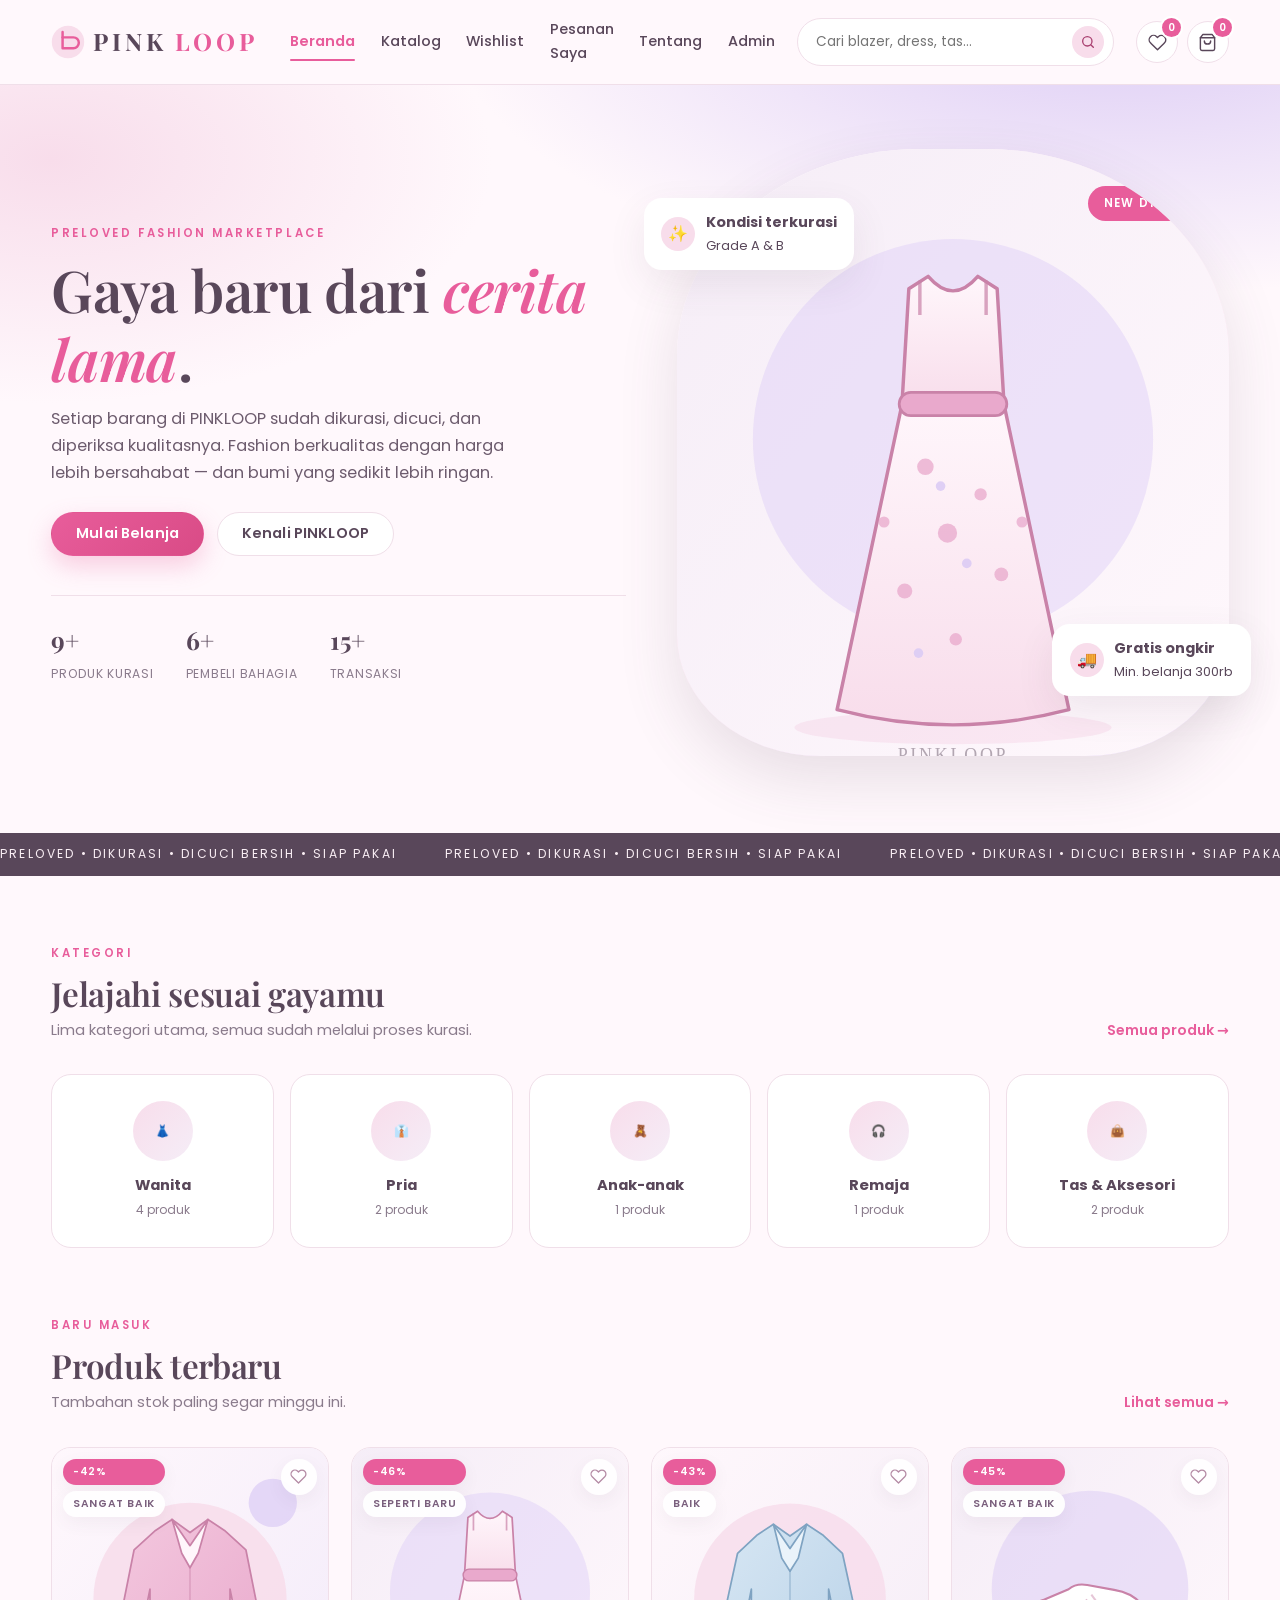
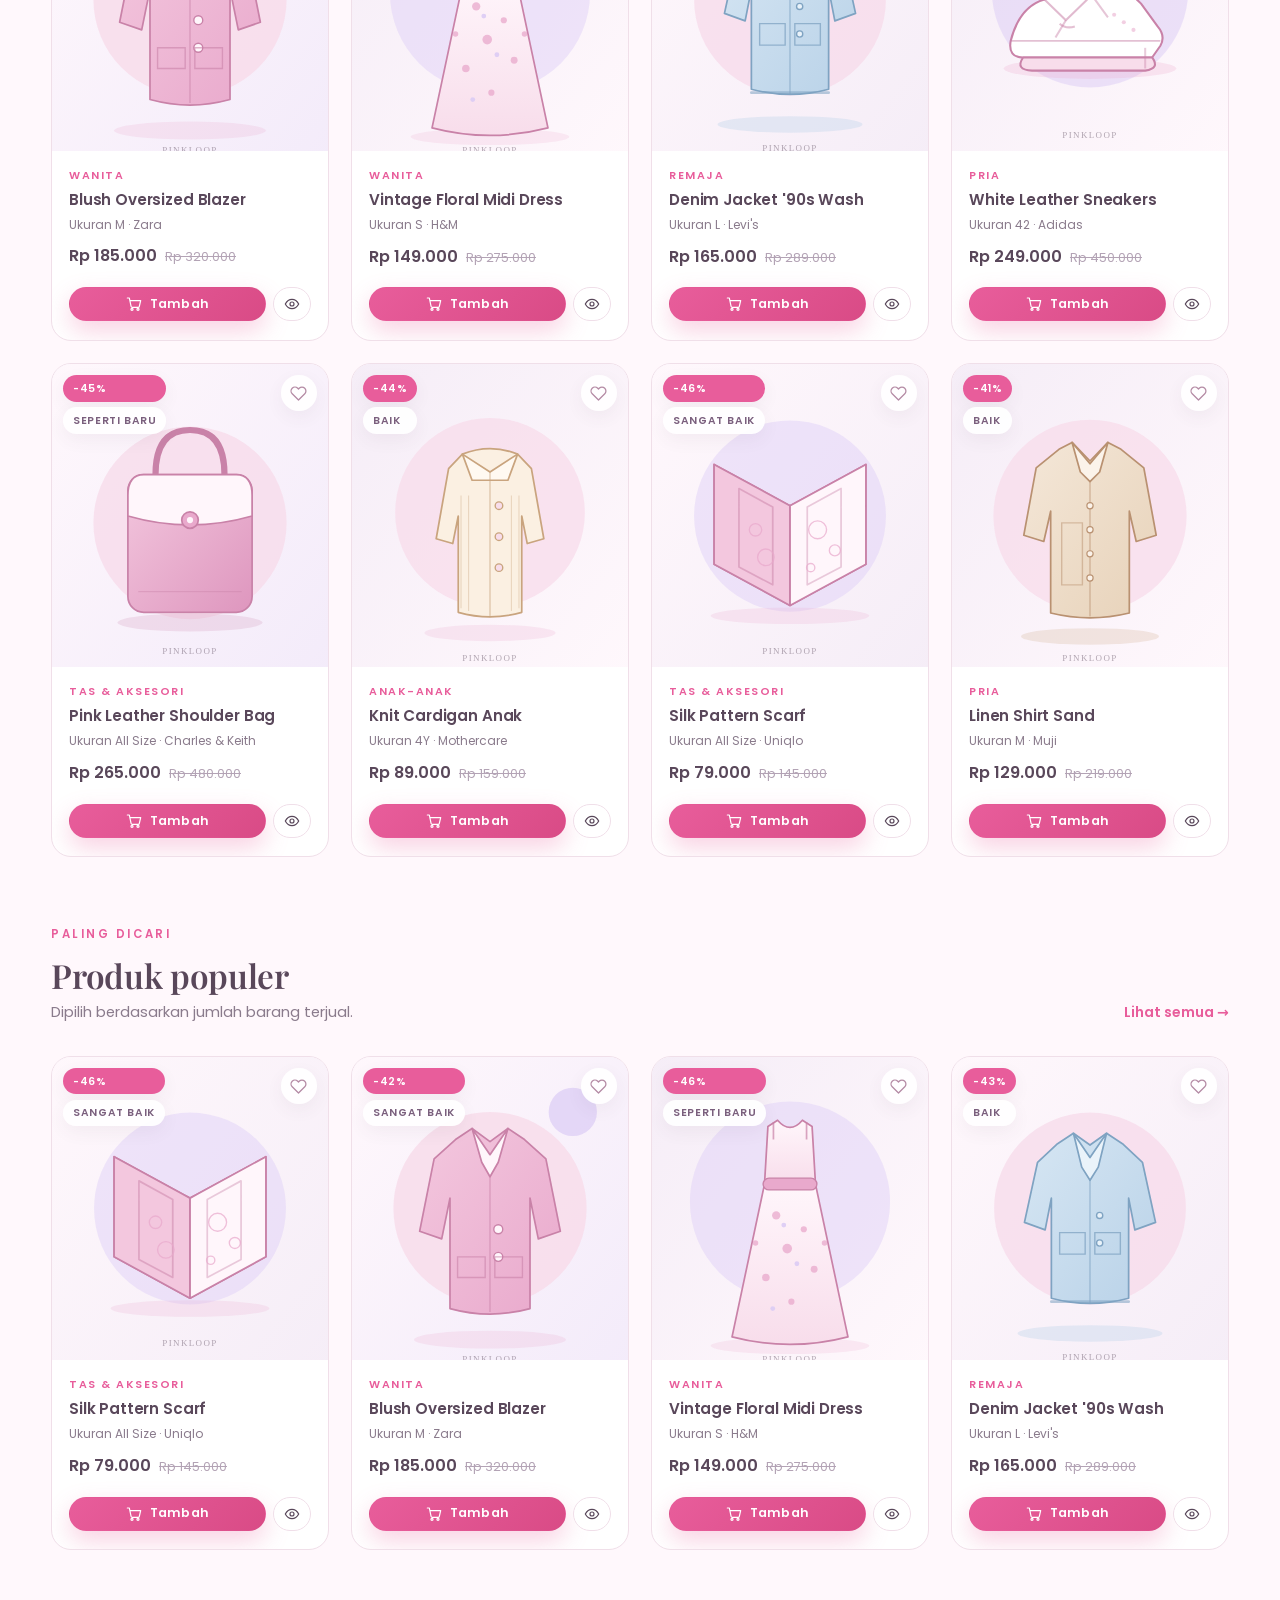
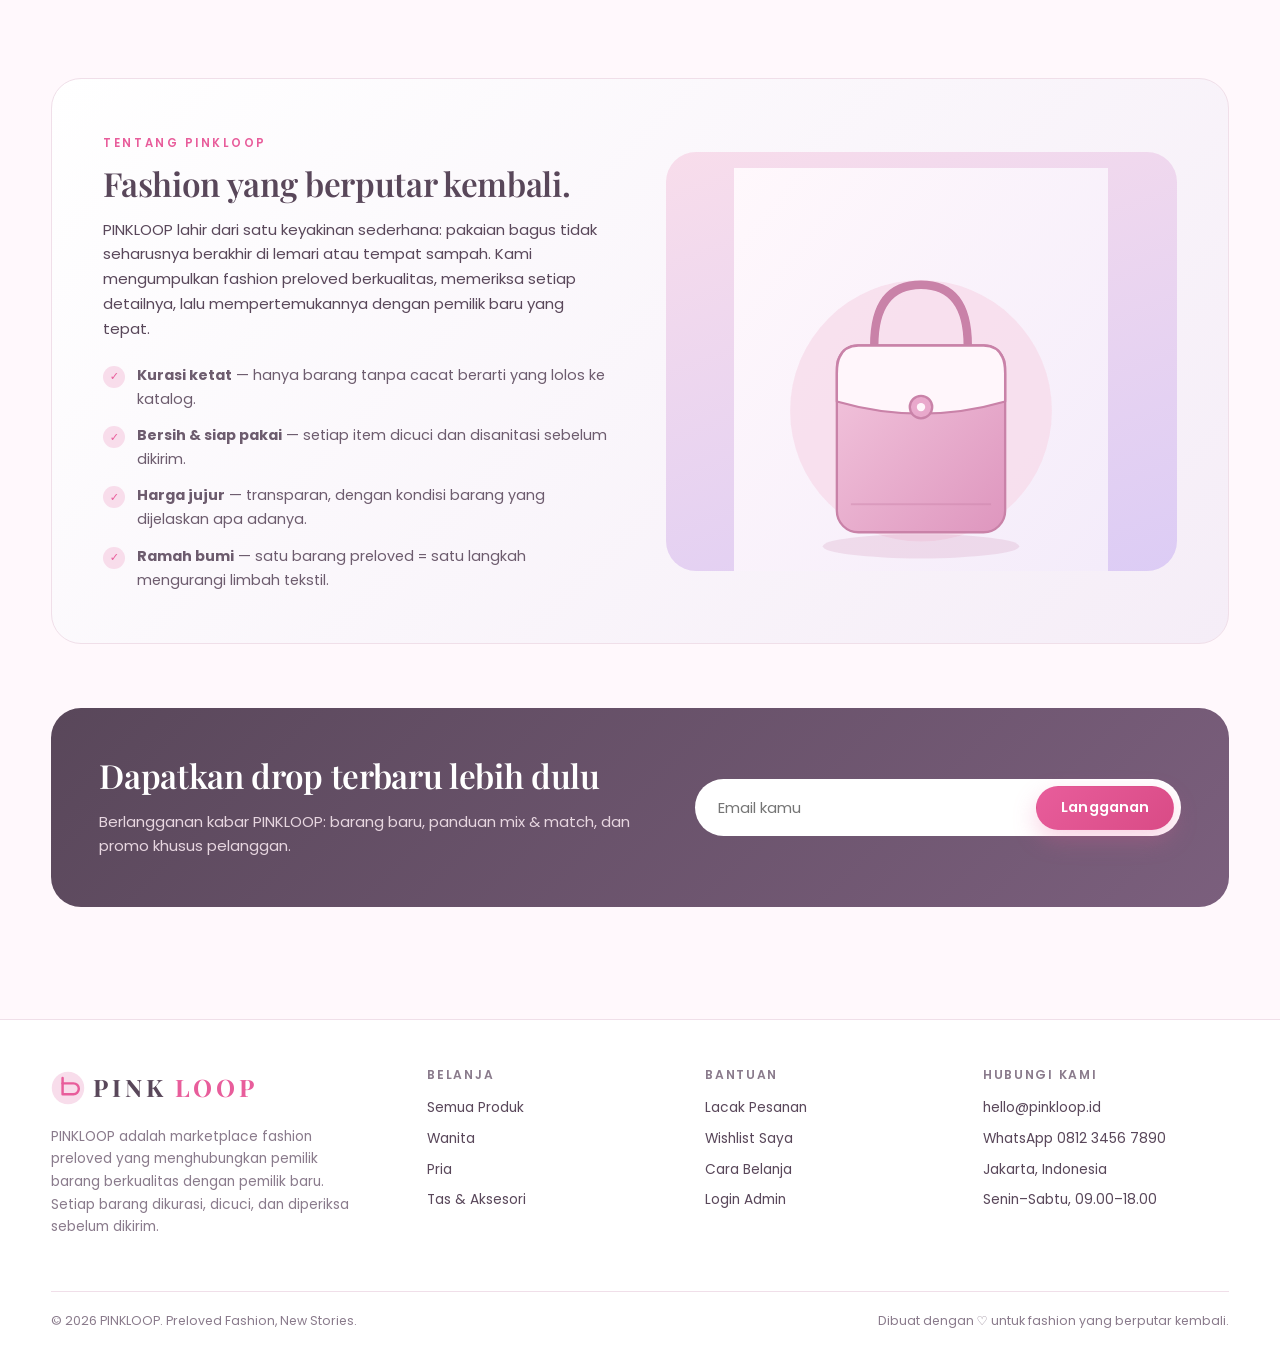
<file: index.html>
<!DOCTYPE html>
<html lang="id">
<head>
  <meta charset="UTF-8">
  <meta name="viewport" content="width=device-width, initial-scale=1">
  <title>PINKLOOP – Preloved Fashion, New Stories.</title>
  <meta name="description" content="PINKLOOP adalah marketplace fashion preloved pilihan. Temukan blazer, dress, tas, dan aksesori berkualitas dengan harga bersahabat.">
  <link rel="preconnect" href="https://fonts.googleapis.com">
  <link rel="preconnect" href="https://fonts.gstatic.com" crossorigin>
  <link href="https://fonts.googleapis.com/css2?family=Playfair+Display:ital,wght@0,500;0,600;0,700;1,600&family=Poppins:wght@300;400;500;600&display=swap" rel="stylesheet">
  <link rel="stylesheet" href="/assets/css/style.css">
  <link rel="icon" href="/assets/img/placeholder.svg">
</head>
<body>
  <header id="site-header"></header>

  <main>
    <section class="hero">
      <div class="container hero-grid">
        <div class="hero-copy">
          <span class="eyebrow">Preloved Fashion Marketplace</span>
          <h1>Gaya baru dari <em>cerita lama</em>.</h1>
          <p>Setiap barang di PINKLOOP sudah dikurasi, dicuci, dan diperiksa kualitasnya. Fashion berkualitas dengan harga lebih bersahabat — dan bumi yang sedikit lebih ringan.</p>
          <div class="hero-cta">
            <a class="btn btn-primary" href="/catalog.html">Mulai Belanja</a>
            <a class="btn btn-ghost" href="#tentang">Kenali PINKLOOP</a>
          </div>
          <div class="hero-stats">
            <div><strong data-stat="products">0</strong><span>Produk kurasi</span></div>
            <div><strong data-stat="customers">0</strong><span>Pembeli bahagia</span></div>
            <div><strong data-stat="orders">0</strong><span>Transaksi</span></div>
          </div>
        </div>
        <div class="hero-visual">
          <div class="hero-frame">
            <img src="/assets/img/dress.svg" alt="Ilustrasi dress midi preloved PINKLOOP">
            <span class="hero-tag">New Drop</span>
          </div>
          <div class="hero-float tl">
            <span class="dot">✨</span>
            <span><strong>Kondisi terkurasi</strong>Grade A &amp; B</span>
          </div>
          <div class="hero-float br">
            <span class="dot">🚚</span>
            <span><strong>Gratis ongkir</strong>Min. belanja 300rb</span>
          </div>
        </div>
      </div>
    </section>

    <div class="strip">
      <div class="strip-track">
        <span>Preloved • Dikurasi • Dicuci Bersih • Siap Pakai</span>
        <span>Preloved • Dikurasi • Dicuci Bersih • Siap Pakai</span>
        <span>Preloved • Dikurasi • Dicuci Bersih • Siap Pakai</span>
        <span>Preloved • Dikurasi • Dicuci Bersih • Siap Pakai</span>
      </div>
    </div>

    <section class="section" id="kategori">
      <div class="container">
        <div class="section-head">
          <div>
            <span class="eyebrow">Kategori</span>
            <h2>Jelajahi sesuai gayamu</h2>
            <p>Lima kategori utama, semua sudah melalui proses kurasi.</p>
          </div>
          <a class="link-more" href="/catalog.html">Semua produk →</a>
        </div>
        <div class="category-grid" id="categoryGrid"></div>
      </div>
    </section>

    <section class="section" id="produk" style="padding-top:0">
      <div class="container">
        <div class="section-head">
          <div>
            <span class="eyebrow">Baru Masuk</span>
            <h2>Produk terbaru</h2>
            <p>Tambahan stok paling segar minggu ini.</p>
          </div>
          <a class="link-more" href="/catalog.html">Lihat semua →</a>
        </div>
        <div class="product-grid" id="latestGrid"></div>
      </div>
    </section>

    <section class="section" id="populer" style="padding-top:0">
      <div class="container">
        <div class="section-head">
          <div>
            <span class="eyebrow">Paling Dicari</span>
            <h2>Produk populer</h2>
            <p>Dipilih berdasarkan jumlah barang terjual.</p>
          </div>
          <a class="link-more" href="/catalog.html?sort=popular">Lihat semua →</a>
        </div>
        <div class="product-grid" id="popularGrid"></div>
      </div>
    </section>

    <section class="section" id="tentang">
      <div class="container">
        <div class="about-wrap">
          <div>
            <span class="eyebrow">Tentang PINKLOOP</span>
            <h2>Fashion yang berputar kembali.</h2>
            <p>PINKLOOP lahir dari satu keyakinan sederhana: pakaian bagus tidak seharusnya berakhir di lemari atau tempat sampah. Kami mengumpulkan fashion preloved berkualitas, memeriksa setiap detailnya, lalu mempertemukannya dengan pemilik baru yang tepat.</p>
            <ul class="about-list">
              <li><span class="tick">✓</span><span><b>Kurasi ketat</b> — hanya barang tanpa cacat berarti yang lolos ke katalog.</span></li>
              <li><span class="tick">✓</span><span><b>Bersih &amp; siap pakai</b> — setiap item dicuci dan disanitasi sebelum dikirim.</span></li>
              <li><span class="tick">✓</span><span><b>Harga jujur</b> — transparan, dengan kondisi barang yang dijelaskan apa adanya.</span></li>
              <li><span class="tick">✓</span><span><b>Ramah bumi</b> — satu barang preloved = satu langkah mengurangi limbah tekstil.</span></li>
            </ul>
          </div>
          <div class="about-visual">
            <img src="/assets/img/bag.svg" alt="Ilustrasi tas preloved PINKLOOP">
          </div>
        </div>
      </div>
    </section>

    <section class="section" style="padding-top:0">
      <div class="container">
        <div class="newsletter">
          <div>
            <h2>Dapatkan drop terbaru lebih dulu</h2>
            <p>Berlangganan kabar PINKLOOP: barang baru, panduan mix &amp; match, dan promo khusus pelanggan.</p>
          </div>
          <form id="newsletterForm">
            <input type="email" placeholder="Email kamu" aria-label="Email" required>
            <button class="btn btn-primary" type="submit">Langganan</button>
          </form>
        </div>
      </div>
    </section>
  </main>

  <footer id="site-footer"></footer>

  <script src="/assets/js/store.js"></script>
  <script src="/assets/js/ui.js"></script>
  <script src="/assets/js/pages/home.js"></script>
</body>
</html>
</file>
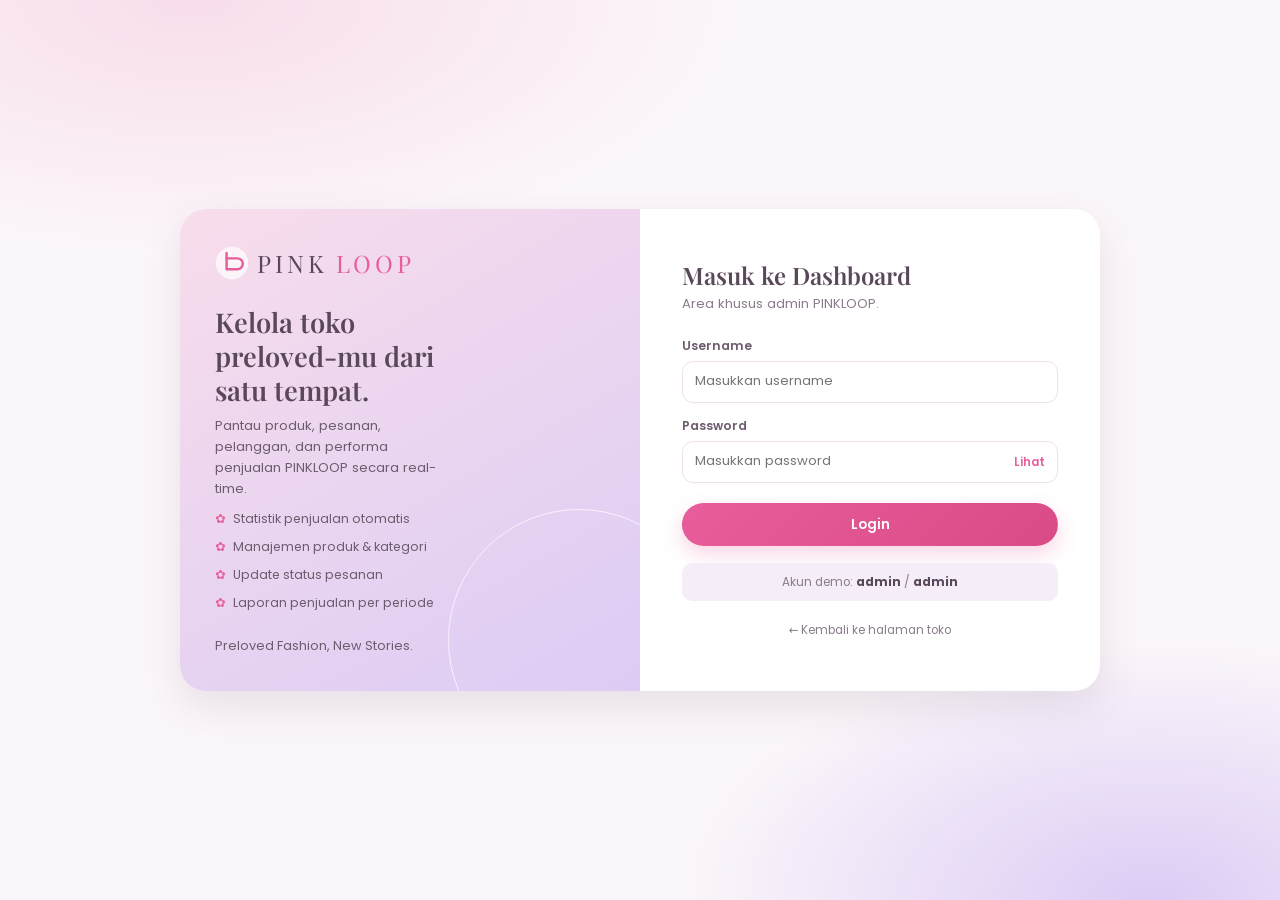
<file: admin/index.html>
<!DOCTYPE html>
<html lang="id">
<head>
  <meta charset="UTF-8">
  <meta name="viewport" content="width=device-width, initial-scale=1">
  <title>Dashboard Admin – PINKLOOP</title>
  <meta name="robots" content="noindex, nofollow">
  <link rel="preconnect" href="https://fonts.googleapis.com">
  <link rel="preconnect" href="https://fonts.gstatic.com" crossorigin>
  <link href="https://fonts.googleapis.com/css2?family=Playfair+Display:ital,wght@0,500;0,600;0,700;1,600&family=Poppins:wght@300;400;500;600&display=swap" rel="stylesheet">
  <link rel="stylesheet" href="/assets/css/admin.css">
  <link rel="icon" href="/assets/img/placeholder.svg">
</head>
<body>
  <div class="admin-shell">
    <aside class="sidebar" id="sidebar">
      <div class="sidebar-brand">
        <div class="mark">✦</div>
        <div>
          <strong id="sidebarStoreName">PINKLOOP</strong>
          <span>Admin Panel</span>
        </div>
      </div>

      <div class="sidebar-label">Menu Utama</div>
      <nav class="sidebar-nav" id="sidebarNav">
        <a href="#dashboard" data-view="dashboard"><span class="ico">▦</span> Dashboard</a>
        <a href="#products" data-view="products"><span class="ico">👕</span> Products</a>
        <a href="#categories" data-view="categories"><span class="ico">🏷️</span> Categories</a>
        <a href="#orders" data-view="orders"><span class="ico">🧾</span> Orders</a>
        <a href="#customers" data-view="customers"><span class="ico">👥</span> Customers</a>
        <a href="#reports" data-view="reports"><span class="ico">📈</span> Reports</a>
        <a href="#settings" data-view="settings"><span class="ico">⚙️</span> Settings</a>
        <button type="button" class="logout" id="sidebarLogout"><span class="ico">⏻</span> Logout</button>
      </nav>

      <div class="sidebar-foot">
        <strong>PINKLOOP Admin</strong>
        Data dashboard terhubung langsung dengan katalog toko.
      </div>
    </aside>

    <div class="sidebar-scrim" id="sidebarScrim"></div>

    <div class="admin-main">
      <header class="admin-header">
        <button class="hamburger" id="hamburger" aria-label="Buka menu sisi">☰</button>
        <div class="headline">
          <h1 id="pageTitle">Dashboard</h1>
          <p id="pageSubtitle">Ringkasan performa toko</p>
        </div>
        <div class="header-right">
          <a class="store-link" href="/index.html" target="_blank" rel="noopener">Lihat Toko ↗</a>
          <div class="profile">
            <div class="avatar" id="profileAvatar">A</div>
            <div class="profile-meta">
              <strong id="profileName">admin</strong>
              <span>Super Admin</span>
            </div>
            <button class="icon-act" id="profileLogout" title="Logout" aria-label="Logout">⏻</button>
          </div>
        </div>
      </header>

      <main class="admin-content" id="viewRoot"></main>
    </div>
  </div>

  <div class="modal-backdrop" id="modalBackdrop" hidden>
    <div class="modal" id="modalBox" role="dialog" aria-modal="true"></div>
  </div>

  <div class="toast-stack" id="toastStack"></div>

  <script src="/assets/js/store.js"></script>
  <script src="/assets/js/ui.js"></script>
  <script src="/assets/js/admin-core.js"></script>
  <script src="/assets/js/admin.js"></script>
</body>
</html>
</file>
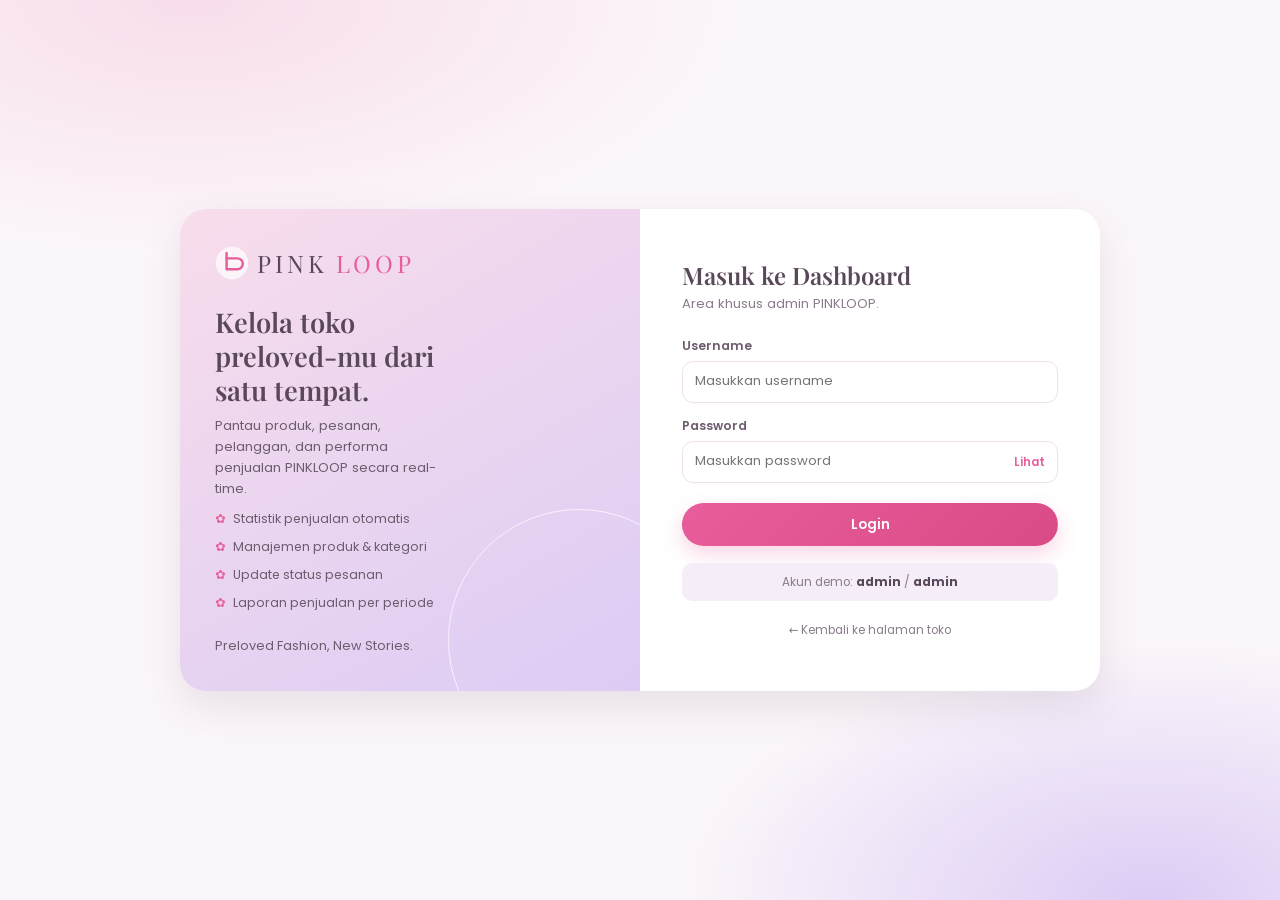
<file: admin/login/index.html>
<!DOCTYPE html>
<html lang="id">
<head>
  <meta charset="UTF-8">
  <meta name="viewport" content="width=device-width, initial-scale=1">
  <title>Login Admin – PINKLOOP</title>
  <meta name="robots" content="noindex, nofollow">
  <link rel="preconnect" href="https://fonts.googleapis.com">
  <link rel="preconnect" href="https://fonts.gstatic.com" crossorigin>
  <link href="https://fonts.googleapis.com/css2?family=Playfair+Display:ital,wght@0,500;0,600;0,700;1,600&family=Poppins:wght@300;400;500;600&display=swap" rel="stylesheet">
  <link rel="stylesheet" href="/assets/css/admin.css">
  <link rel="icon" href="/assets/img/placeholder.svg">
</head>
<body class="login-body">
  <div class="login-card">
    <div class="login-art">
      <div class="brand-lg">
        <svg width="34" height="34" viewBox="0 0 44 44" aria-hidden="true">
          <circle cx="22" cy="22" r="21" fill="#fff" opacity=".7"/>
          <path d="M15 16h14a7 7 0 0 1 0 14H15z" fill="none" stroke="#E85D9B" stroke-width="3.2" stroke-linejoin="round"/>
          <path d="M15 9v7" stroke="#E85D9B" stroke-width="3.2" stroke-linecap="round"/>
        </svg>
        PINK<span>LOOP</span>
      </div>
      <div>
        <h2>Kelola toko preloved-mu dari satu tempat.</h2>
        <p>Pantau produk, pesanan, pelanggan, dan performa penjualan PINKLOOP secara real-time.</p>
        <ul>
          <li>Statistik penjualan otomatis</li>
          <li>Manajemen produk &amp; kategori</li>
          <li>Update status pesanan</li>
          <li>Laporan penjualan per periode</li>
        </ul>
      </div>
      <div class="small" style="color:#6d5c6e">Preloved Fashion, New Stories.</div>
    </div>

    <form class="login-form" id="loginForm" novalidate>
      <h1>Masuk ke Dashboard</h1>
      <p class="sub">Area khusus admin PINKLOOP.</p>

      <div class="login-error" id="loginError" role="alert"></div>

      <div class="field">
        <label for="username">Username</label>
        <input id="username" name="username" type="text" placeholder="Masukkan username" autocomplete="username" required>
      </div>

      <div class="field">
        <label for="password">Password</label>
        <div class="pass-wrap">
          <input id="password" name="password" type="password" placeholder="Masukkan password" autocomplete="current-password" required>
          <button class="pass-toggle" type="button" id="togglePassword" aria-label="Tampilkan password">Lihat</button>
        </div>
      </div>

      <button class="btn btn-primary btn-block" type="submit" id="loginBtn" style="margin-top:.4rem">Login</button>

      <div class="login-hint">Akun demo: <b>admin</b> / <b>admin</b></div>
      <a class="login-foot" href="/index.html" style="display:block">← Kembali ke halaman toko</a>
    </form>
  </div>

  <script src="/assets/js/store.js"></script>
  <script src="/assets/js/ui.js"></script>
  <script src="/assets/js/admin-login.js"></script>
</body>
</html>
</file>
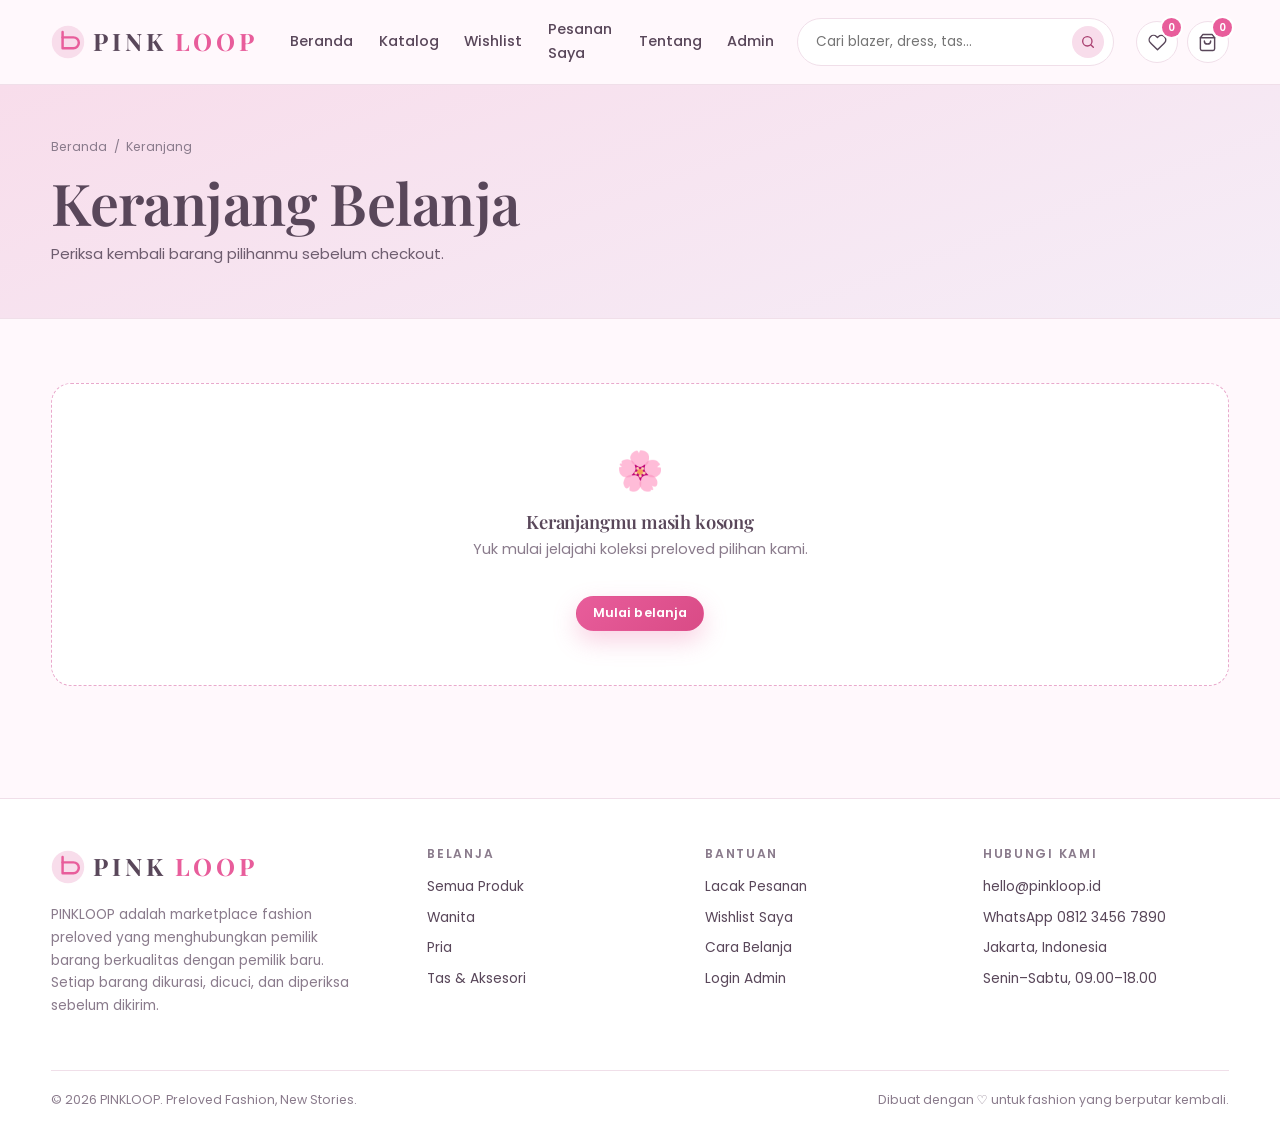
<file: cart.html>
<!DOCTYPE html>
<html lang="id">
<head>
  <meta charset="UTF-8">
  <meta name="viewport" content="width=device-width, initial-scale=1">
  <title>Keranjang Belanja – PINKLOOP</title>
  <link rel="preconnect" href="https://fonts.googleapis.com">
  <link rel="preconnect" href="https://fonts.gstatic.com" crossorigin>
  <link href="https://fonts.googleapis.com/css2?family=Playfair+Display:ital,wght@0,500;0,600;0,700;1,600&family=Poppins:wght@300;400;500;600&display=swap" rel="stylesheet">
  <link rel="stylesheet" href="/assets/css/style.css">
</head>
<body>
  <header id="site-header"></header>

  <main>
    <section class="page-head">
      <div class="container">
        <div class="breadcrumb"><a href="/index.html">Beranda</a> <span>/</span> <span>Keranjang</span></div>
        <h1>Keranjang Belanja</h1>
        <p>Periksa kembali barang pilihanmu sebelum checkout.</p>
      </div>
    </section>

    <section class="section">
      <div class="container" id="cartRoot"></div>
    </section>
  </main>

  <footer id="site-footer"></footer>

  <script src="/assets/js/store.js"></script>
  <script src="/assets/js/ui.js"></script>
  <script src="/assets/js/pages/cart.js"></script>
</body>
</html>
</file>
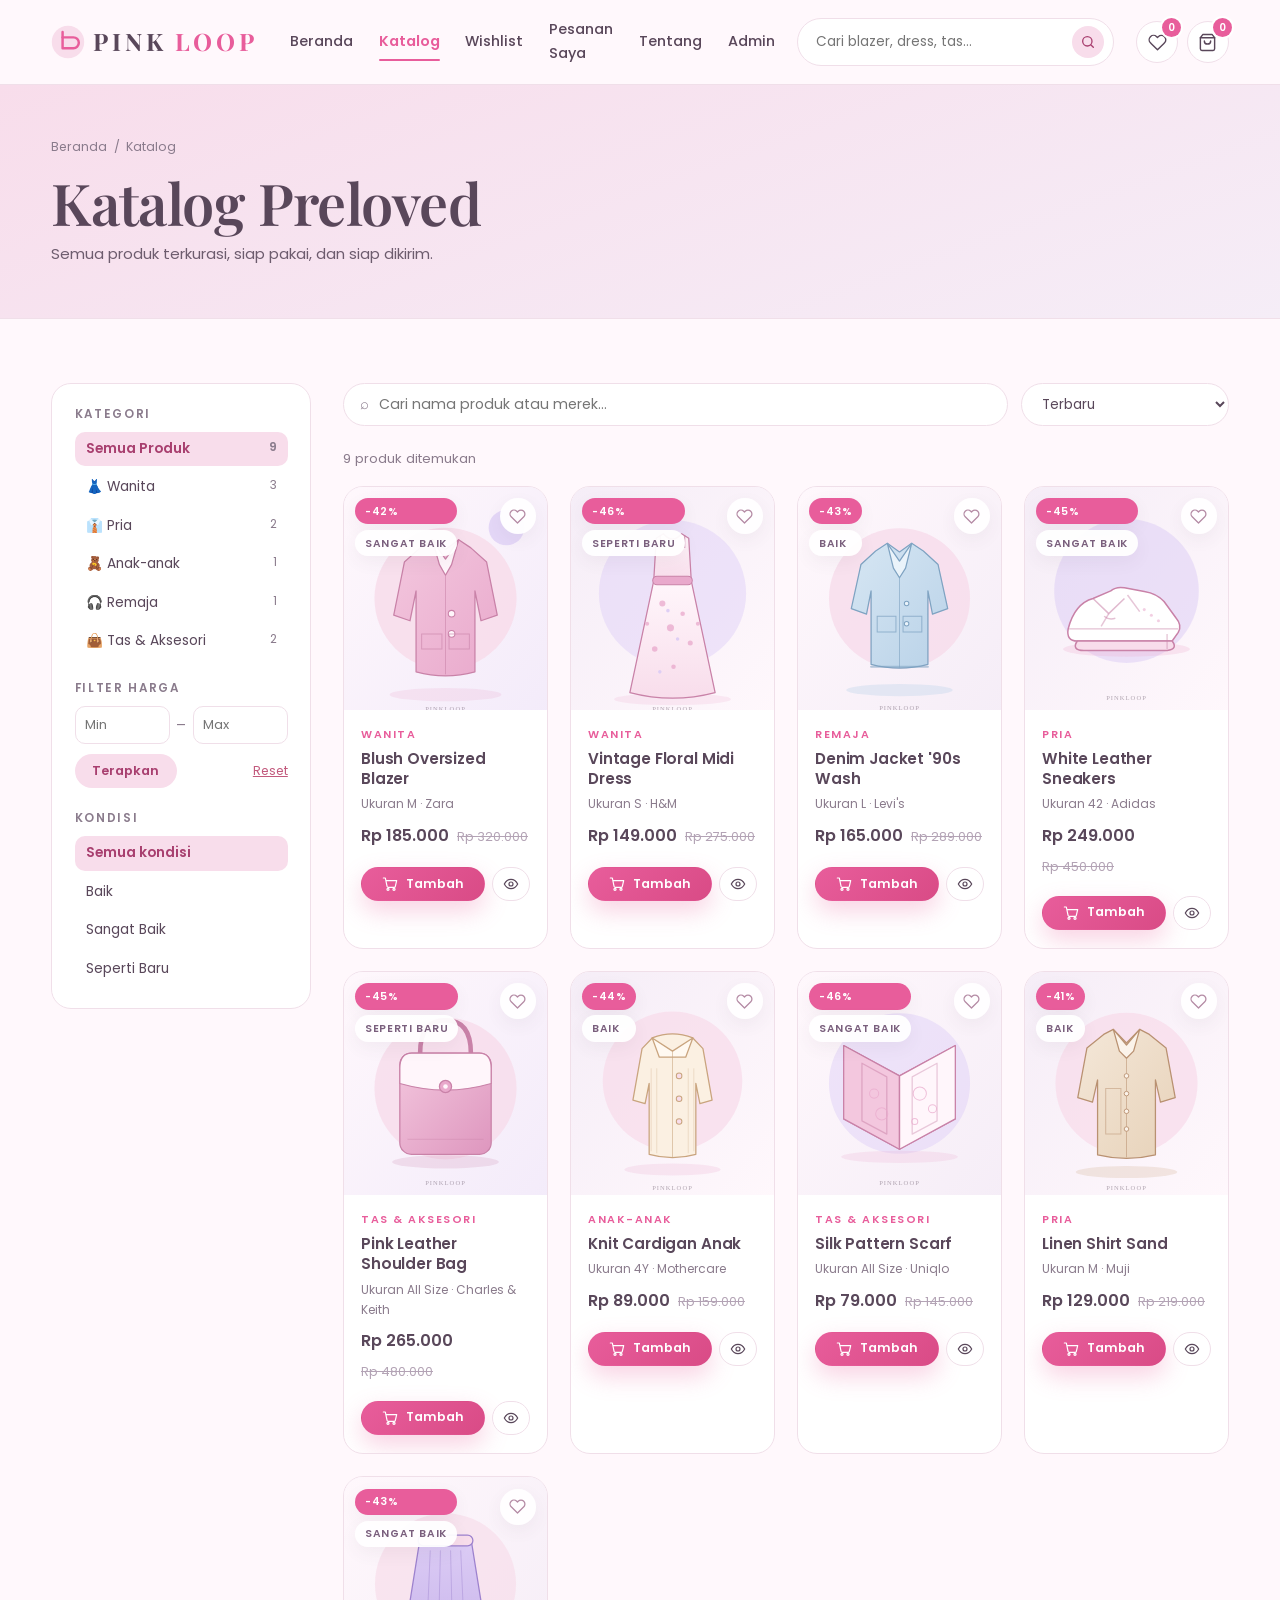
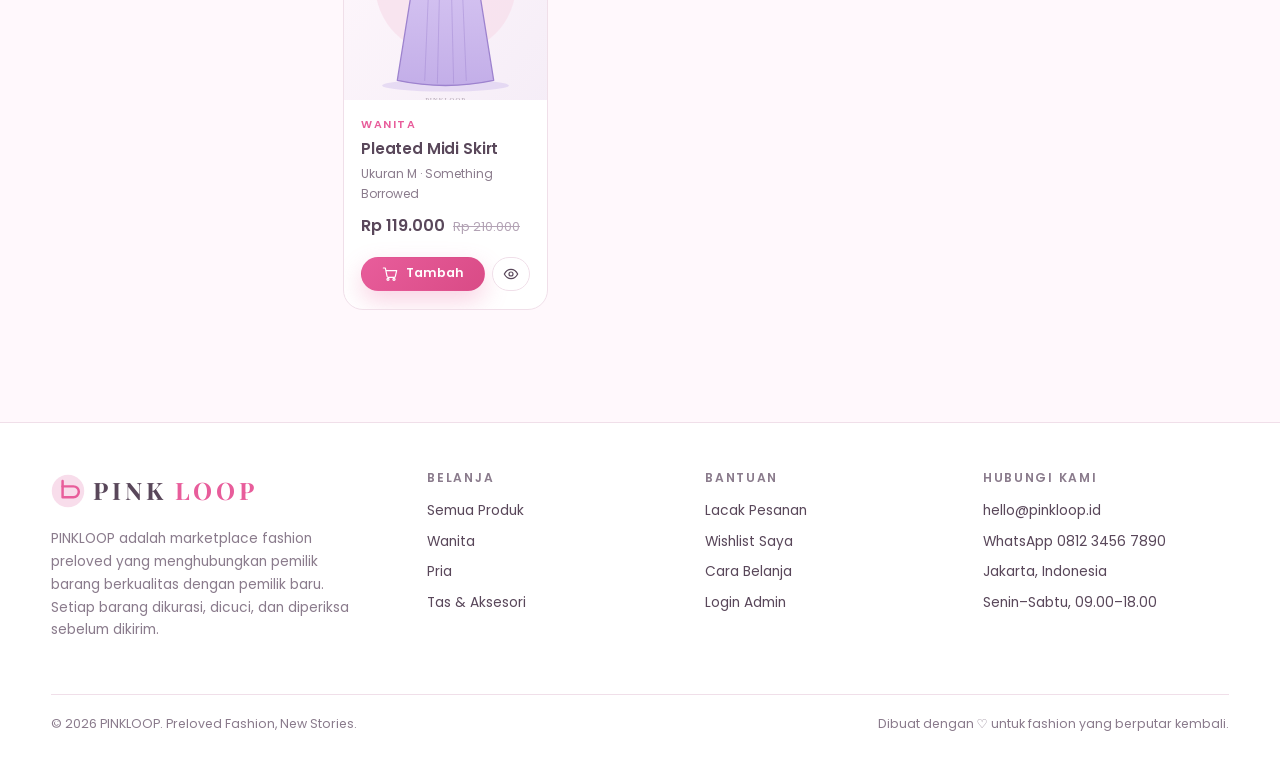
<file: catalog.html>
<!DOCTYPE html>
<html lang="id">
<head>
  <meta charset="UTF-8">
  <meta name="viewport" content="width=device-width, initial-scale=1">
  <title>Katalog – PINKLOOP</title>
  <meta name="description" content="Jelajahi seluruh koleksi fashion preloved PINKLOOP: wanita, pria, anak-anak, remaja, tas dan aksesori.">
  <link rel="preconnect" href="https://fonts.googleapis.com">
  <link rel="preconnect" href="https://fonts.gstatic.com" crossorigin>
  <link href="https://fonts.googleapis.com/css2?family=Playfair+Display:ital,wght@0,500;0,600;0,700;1,600&family=Poppins:wght@300;400;500;600&display=swap" rel="stylesheet">
  <link rel="stylesheet" href="/assets/css/style.css">
</head>
<body>
  <header id="site-header"></header>

  <main>
    <section class="page-head">
      <div class="container">
        <div class="breadcrumb"><a href="/index.html">Beranda</a> <span>/</span> <span>Katalog</span></div>
        <h1>Katalog Preloved</h1>
        <p id="catalogSubtitle">Semua produk terkurasi, siap pakai, dan siap dikirim.</p>
      </div>
    </section>

    <section class="section">
      <div class="container">
        <div class="catalog-layout">
          <aside class="filters" id="filters">
            <div class="filter-group">
              <h4>Kategori</h4>
              <div class="filter-list" id="categoryFilter"></div>
            </div>
            <div class="filter-group">
              <h4>Filter Harga</h4>
              <div class="price-inputs">
                <input type="number" id="minPrice" placeholder="Min" min="0" inputmode="numeric" aria-label="Harga minimum">
                <span class="muted">–</span>
                <input type="number" id="maxPrice" placeholder="Max" min="0" inputmode="numeric" aria-label="Harga maksimum">
              </div>
              <div class="row-between" style="margin-top:.6rem">
                <button class="btn btn-soft btn-sm" id="applyPrice">Terapkan</button>
                <button class="link-danger" id="resetFilter" type="button">Reset</button>
              </div>
            </div>
            <div class="filter-group">
              <h4>Kondisi</h4>
              <div class="filter-list" id="conditionFilter"></div>
            </div>
          </aside>

          <div>
            <div class="toolbar">
              <form class="search-field" id="catalogSearchForm">
                <span class="muted" aria-hidden="true">⌕</span>
                <input type="search" id="catalogSearch" placeholder="Cari nama produk atau merek…" aria-label="Cari produk">
              </form>
              <select id="sortSelect" aria-label="Urutkan produk">
                <option value="newest">Terbaru</option>
                <option value="popular">Terpopuler</option>
                <option value="price-asc">Harga: rendah → tinggi</option>
                <option value="price-desc">Harga: tinggi → rendah</option>
              </select>
              <button class="btn btn-ghost btn-sm filter-toggle" id="filterToggle" type="button">Filter</button>
            </div>
            <div class="row-between" style="margin-bottom:1rem">
              <span class="result-count" id="resultCount"></span>
              <button class="link-danger" id="clearAll" type="button" hidden>Hapus semua filter</button>
            </div>
            <div class="product-grid" id="catalogGrid"></div>
            <div id="catalogEmpty" hidden></div>
          </div>
        </div>
      </div>
    </section>
  </main>

  <footer id="site-footer"></footer>

  <script src="/assets/js/store.js"></script>
  <script src="/assets/js/ui.js"></script>
  <script src="/assets/js/pages/catalog.js"></script>
</body>
</html>
</file>
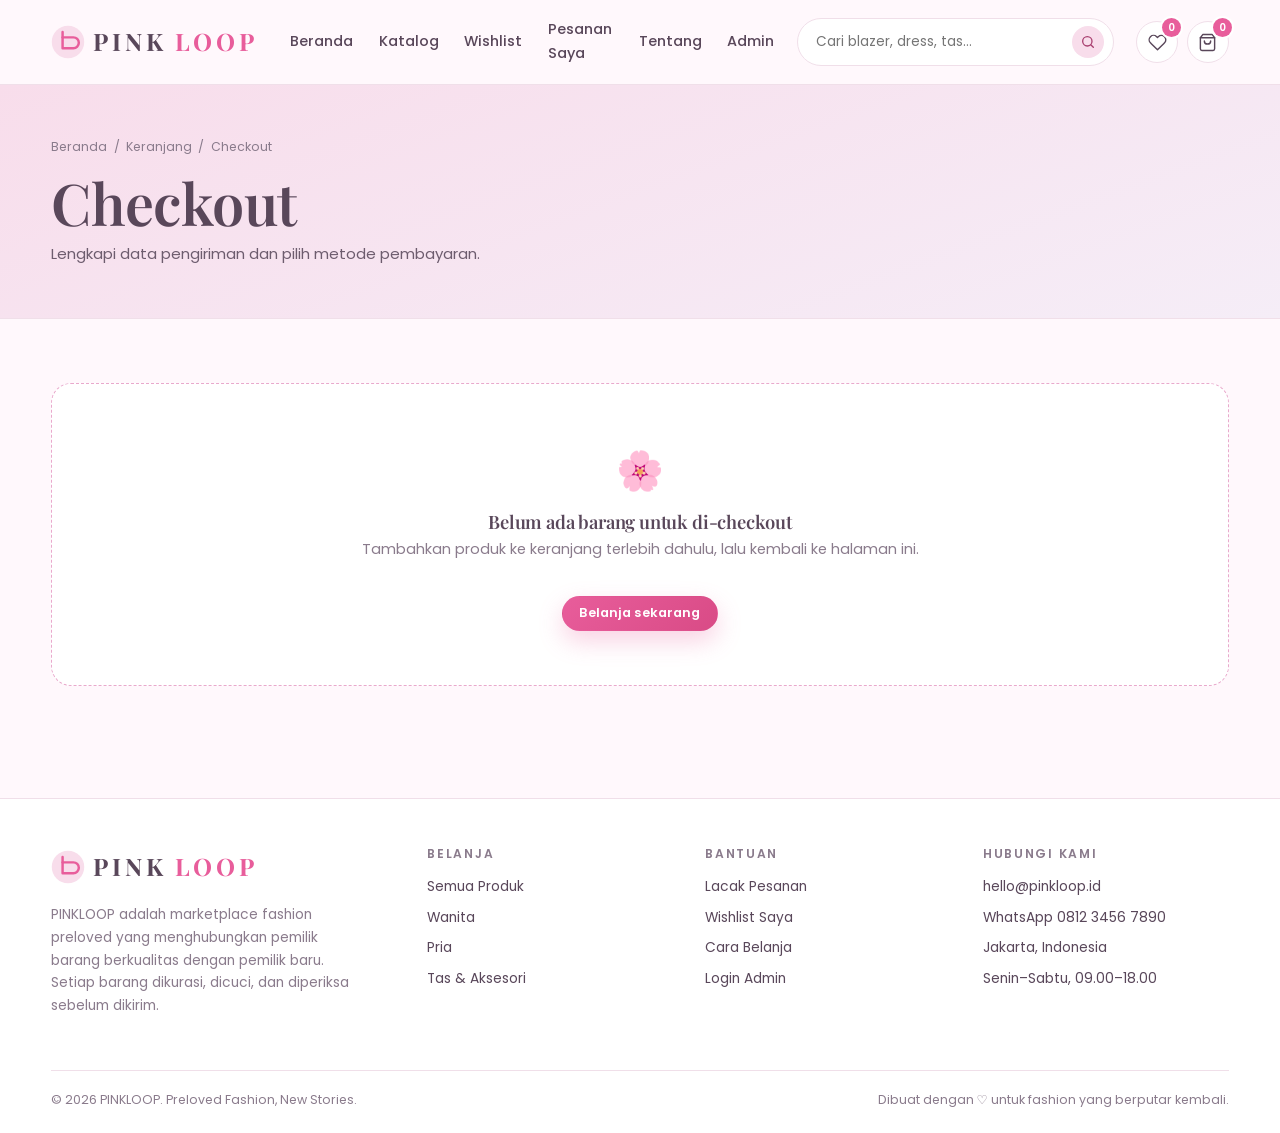
<file: checkout.html>
<!DOCTYPE html>
<html lang="id">
<head>
  <meta charset="UTF-8">
  <meta name="viewport" content="width=device-width, initial-scale=1">
  <title>Checkout – PINKLOOP</title>
  <link rel="preconnect" href="https://fonts.googleapis.com">
  <link rel="preconnect" href="https://fonts.gstatic.com" crossorigin>
  <link href="https://fonts.googleapis.com/css2?family=Playfair+Display:ital,wght@0,500;0,600;0,700;1,600&family=Poppins:wght@300;400;500;600&display=swap" rel="stylesheet">
  <link rel="stylesheet" href="/assets/css/style.css">
</head>
<body>
  <header id="site-header"></header>

  <main>
    <section class="page-head">
      <div class="container">
        <div class="breadcrumb"><a href="/index.html">Beranda</a> <span>/</span> <a href="/cart.html">Keranjang</a> <span>/</span> <span>Checkout</span></div>
        <h1>Checkout</h1>
        <p>Lengkapi data pengiriman dan pilih metode pembayaran.</p>
      </div>
    </section>

    <section class="section">
      <div class="container" id="checkoutRoot"></div>
    </section>
  </main>

  <footer id="site-footer"></footer>

  <script src="/assets/js/store.js"></script>
  <script src="/assets/js/ui.js"></script>
  <script src="/assets/js/pages/checkout.js"></script>
</body>
</html>
</file>
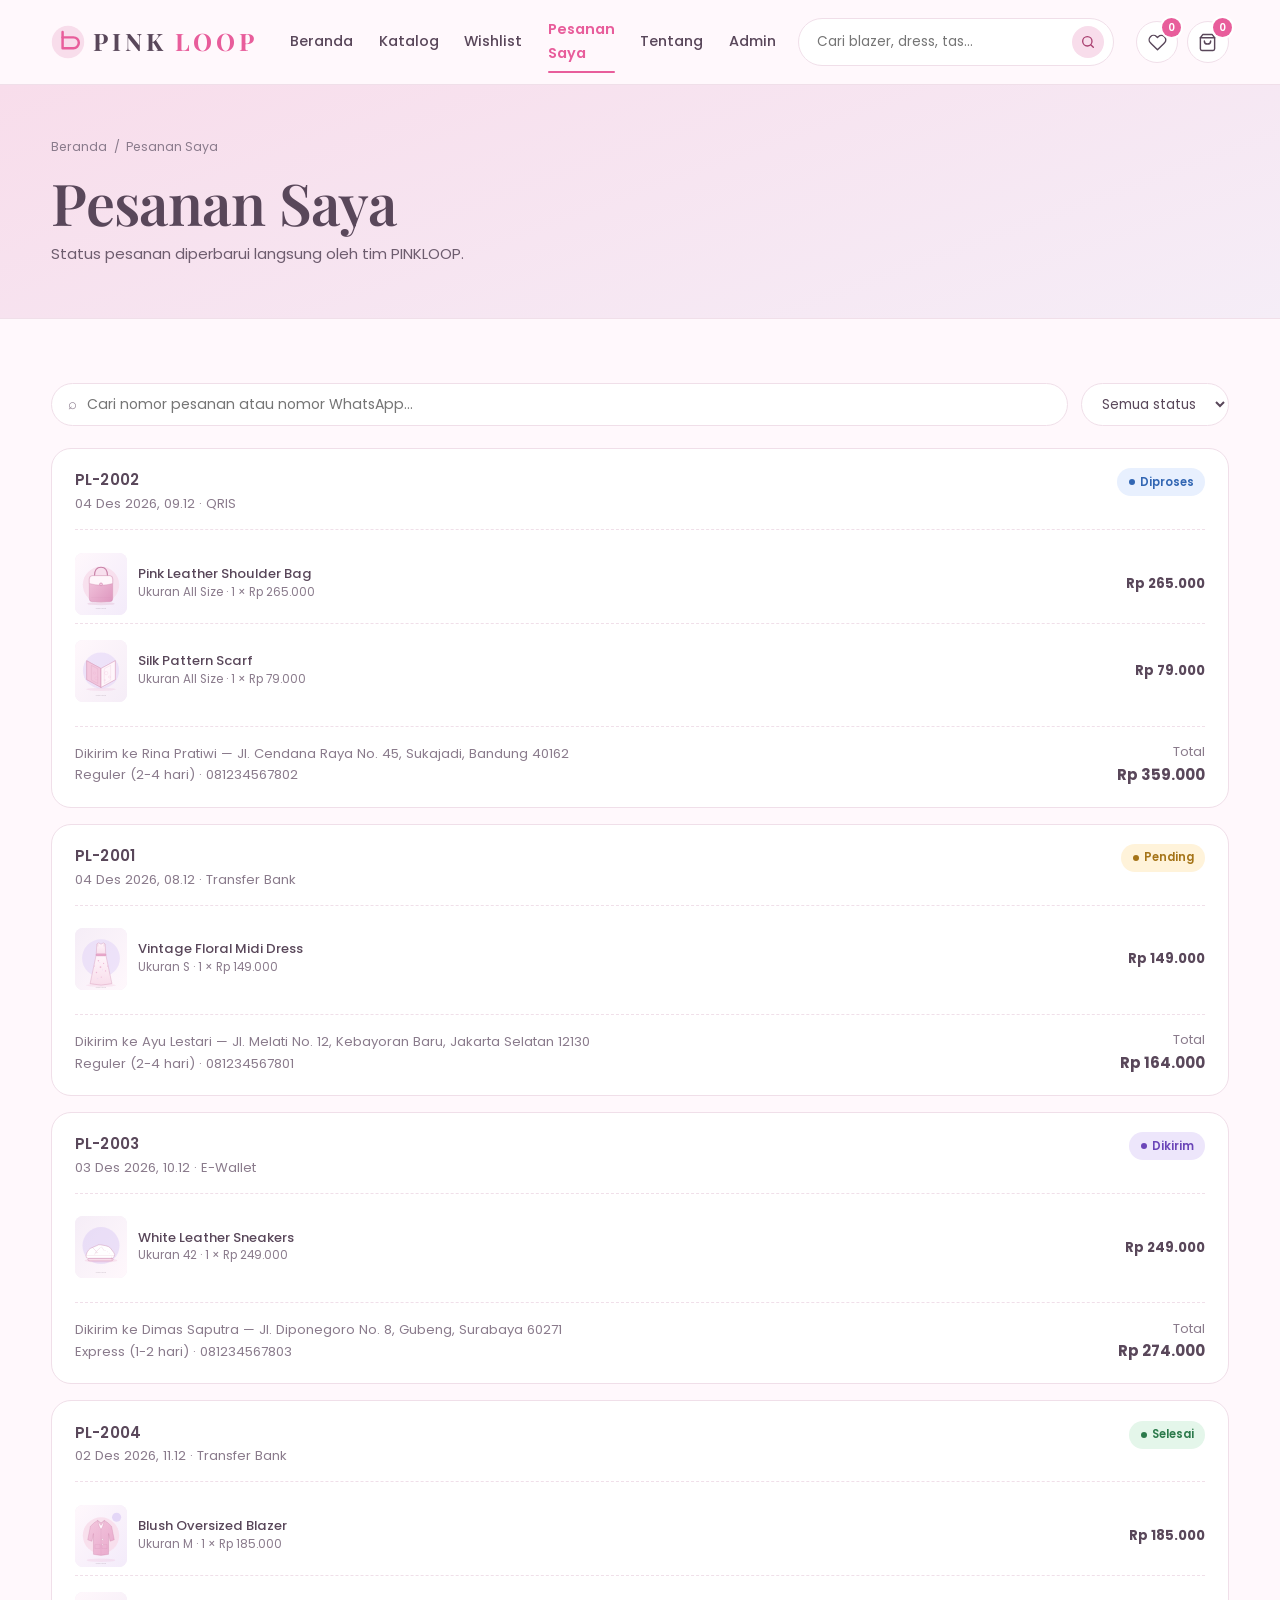
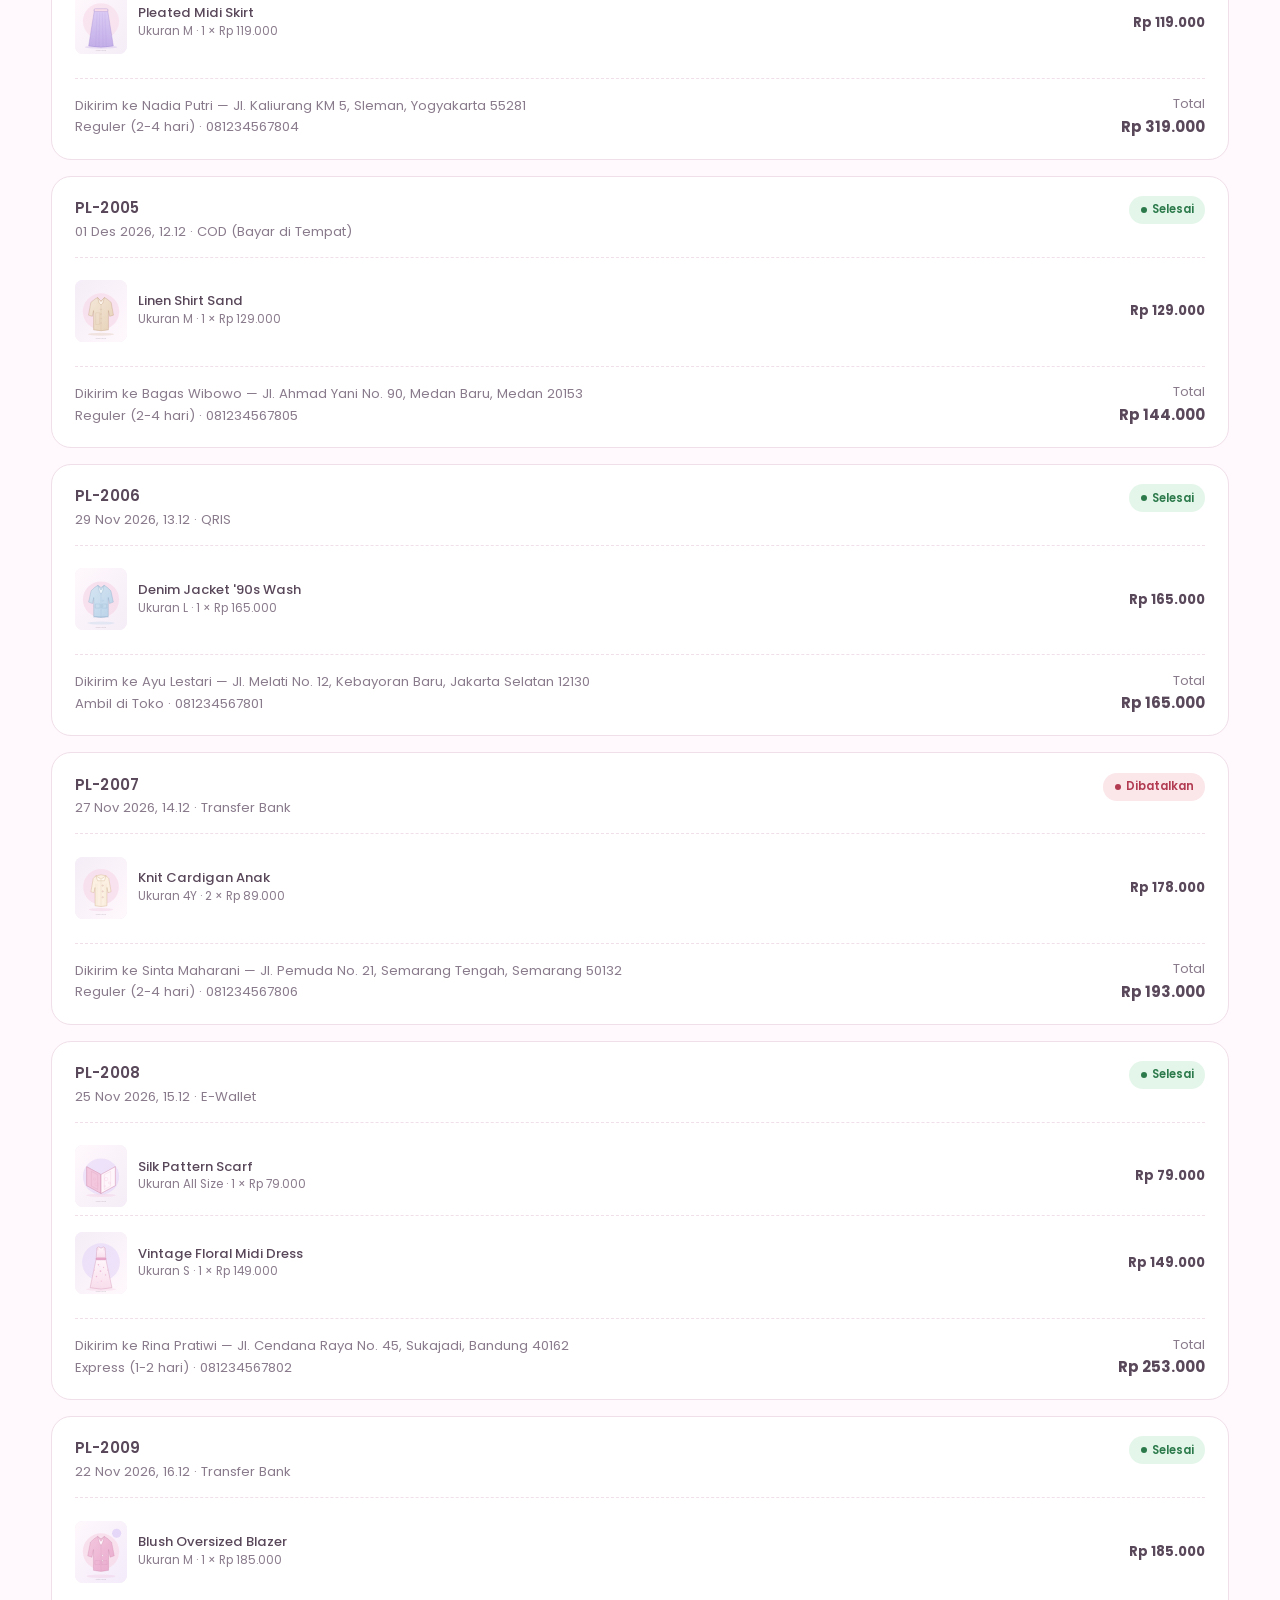
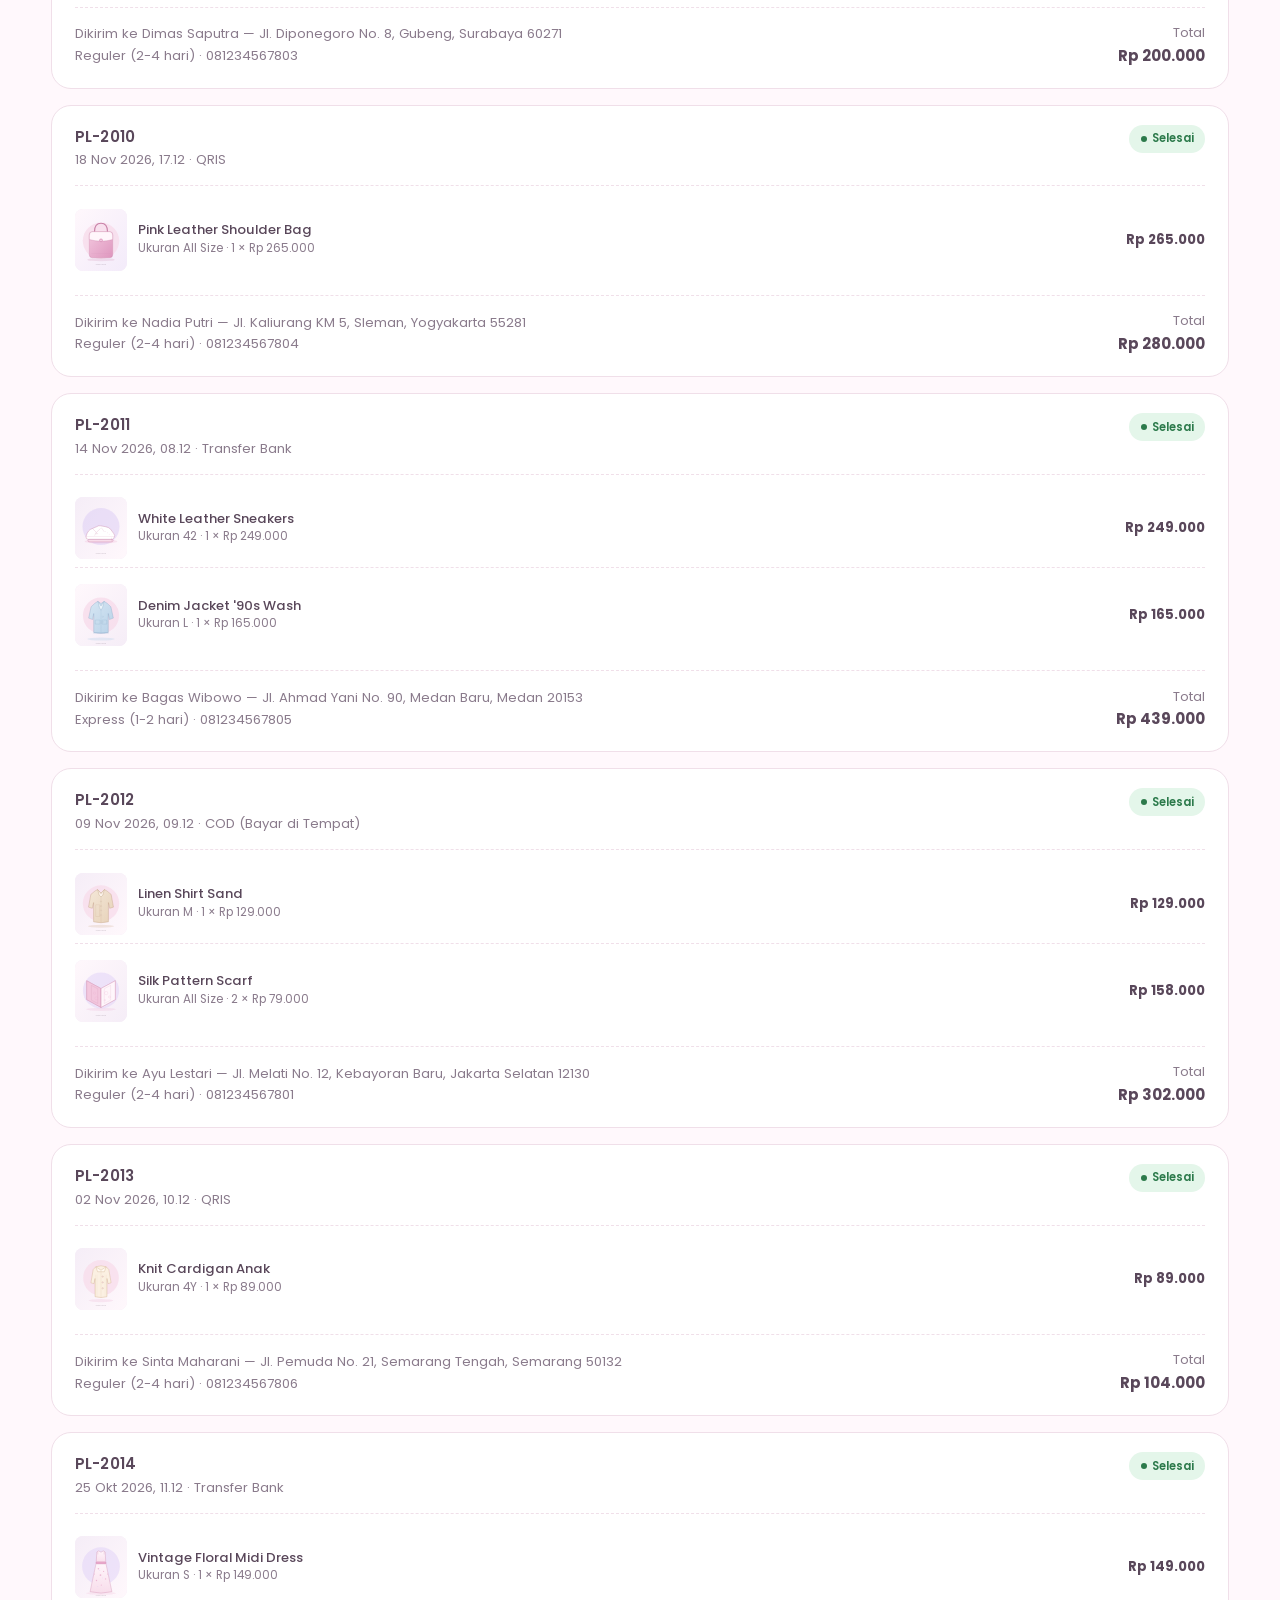
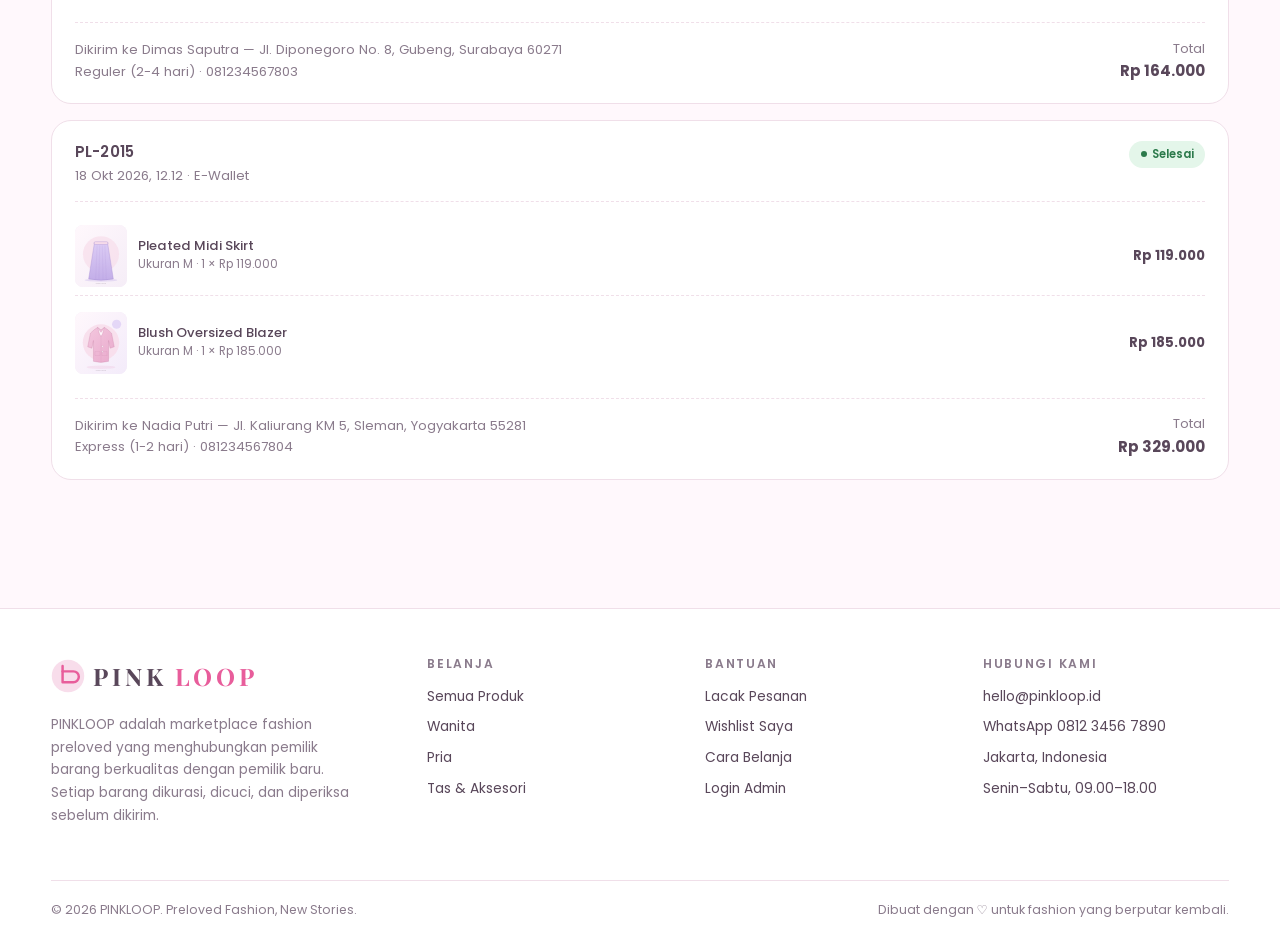
<file: orders.html>
<!DOCTYPE html>
<html lang="id">
<head>
  <meta charset="UTF-8">
  <meta name="viewport" content="width=device-width, initial-scale=1">
  <title>Pesanan Saya – PINKLOOP</title>
  <link rel="preconnect" href="https://fonts.googleapis.com">
  <link rel="preconnect" href="https://fonts.gstatic.com" crossorigin>
  <link href="https://fonts.googleapis.com/css2?family=Playfair+Display:ital,wght@0,500;0,600;0,700;1,600&family=Poppins:wght@300;400;500;600&display=swap" rel="stylesheet">
  <link rel="stylesheet" href="/assets/css/style.css">
</head>
<body>
  <header id="site-header"></header>

  <main>
    <section class="page-head">
      <div class="container">
        <div class="breadcrumb"><a href="/index.html">Beranda</a> <span>/</span> <span>Pesanan Saya</span></div>
        <h1>Pesanan Saya</h1>
        <p>Status pesanan diperbarui langsung oleh tim PINKLOOP.</p>
      </div>
    </section>

    <section class="section">
      <div class="container">
        <div class="toolbar">
          <div class="search-field">
            <span class="muted" aria-hidden="true">⌕</span>
            <input type="search" id="orderSearch" placeholder="Cari nomor pesanan atau nomor WhatsApp…" aria-label="Cari pesanan">
          </div>
          <select id="statusFilter" aria-label="Filter status">
            <option value="all">Semua status</option>
          </select>
        </div>
        <div id="orderList"></div>
      </div>
    </section>
  </main>

  <footer id="site-footer"></footer>

  <script src="/assets/js/store.js"></script>
  <script src="/assets/js/ui.js"></script>
  <script src="/assets/js/pages/orders.js"></script>
</body>
</html>
</file>
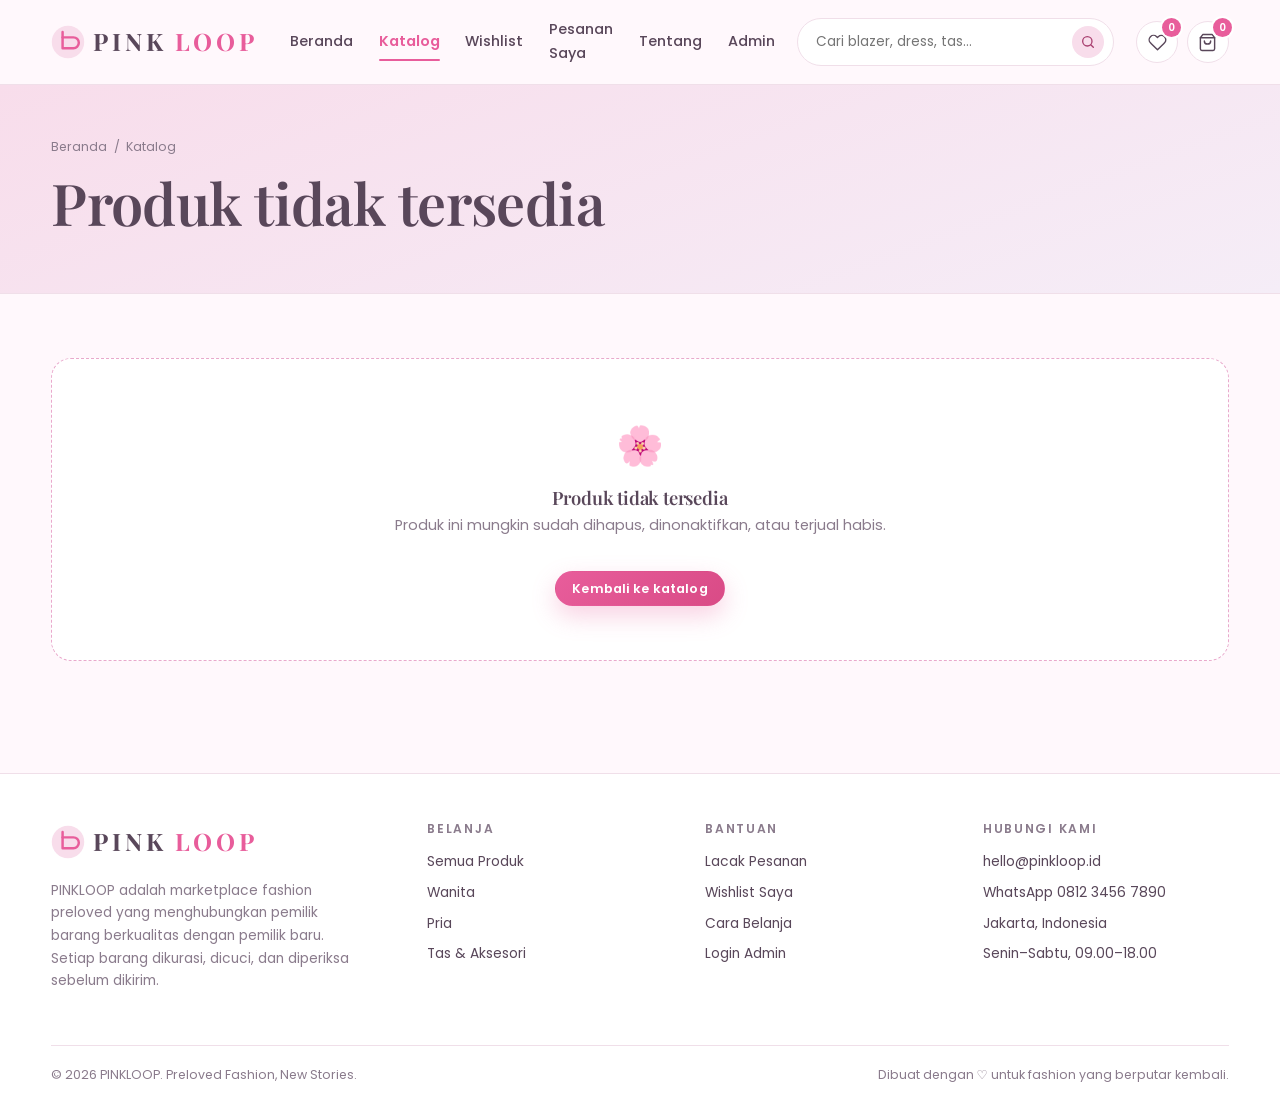
<file: product.html>
<!DOCTYPE html>
<html lang="id">
<head>
  <meta charset="UTF-8">
  <meta name="viewport" content="width=device-width, initial-scale=1">
  <title>Detail Produk – PINKLOOP</title>
  <link rel="preconnect" href="https://fonts.googleapis.com">
  <link rel="preconnect" href="https://fonts.gstatic.com" crossorigin>
  <link href="https://fonts.googleapis.com/css2?family=Playfair+Display:ital,wght@0,500;0,600;0,700;1,600&family=Poppins:wght@300;400;500;600&display=swap" rel="stylesheet">
  <link rel="stylesheet" href="/assets/css/style.css">
</head>
<body>
  <header id="site-header"></header>

  <main>
    <section class="page-head">
      <div class="container">
        <div class="breadcrumb" id="breadcrumb"><a href="/index.html">Beranda</a> <span>/</span> <a href="/catalog.html">Katalog</a></div>
        <h1 id="pageTitle">Detail Produk</h1>
      </div>
    </section>

    <section class="section">
      <div class="container" id="detailRoot"></div>

      <div class="container" id="relatedSection" style="margin-top:3rem" hidden>
        <div class="section-head">
          <div>
            <span class="eyebrow">Kamu mungkin suka</span>
            <h2>Produk serupa</h2>
          </div>
          <a class="link-more" href="/catalog.html">Lihat semua →</a>
        </div>
        <div class="product-grid" id="relatedGrid"></div>
      </div>
    </section>
  </main>

  <footer id="site-footer"></footer>

  <script src="/assets/js/store.js"></script>
  <script src="/assets/js/ui.js"></script>
  <script src="/assets/js/pages/product.js"></script>
</body>
</html>
</file>
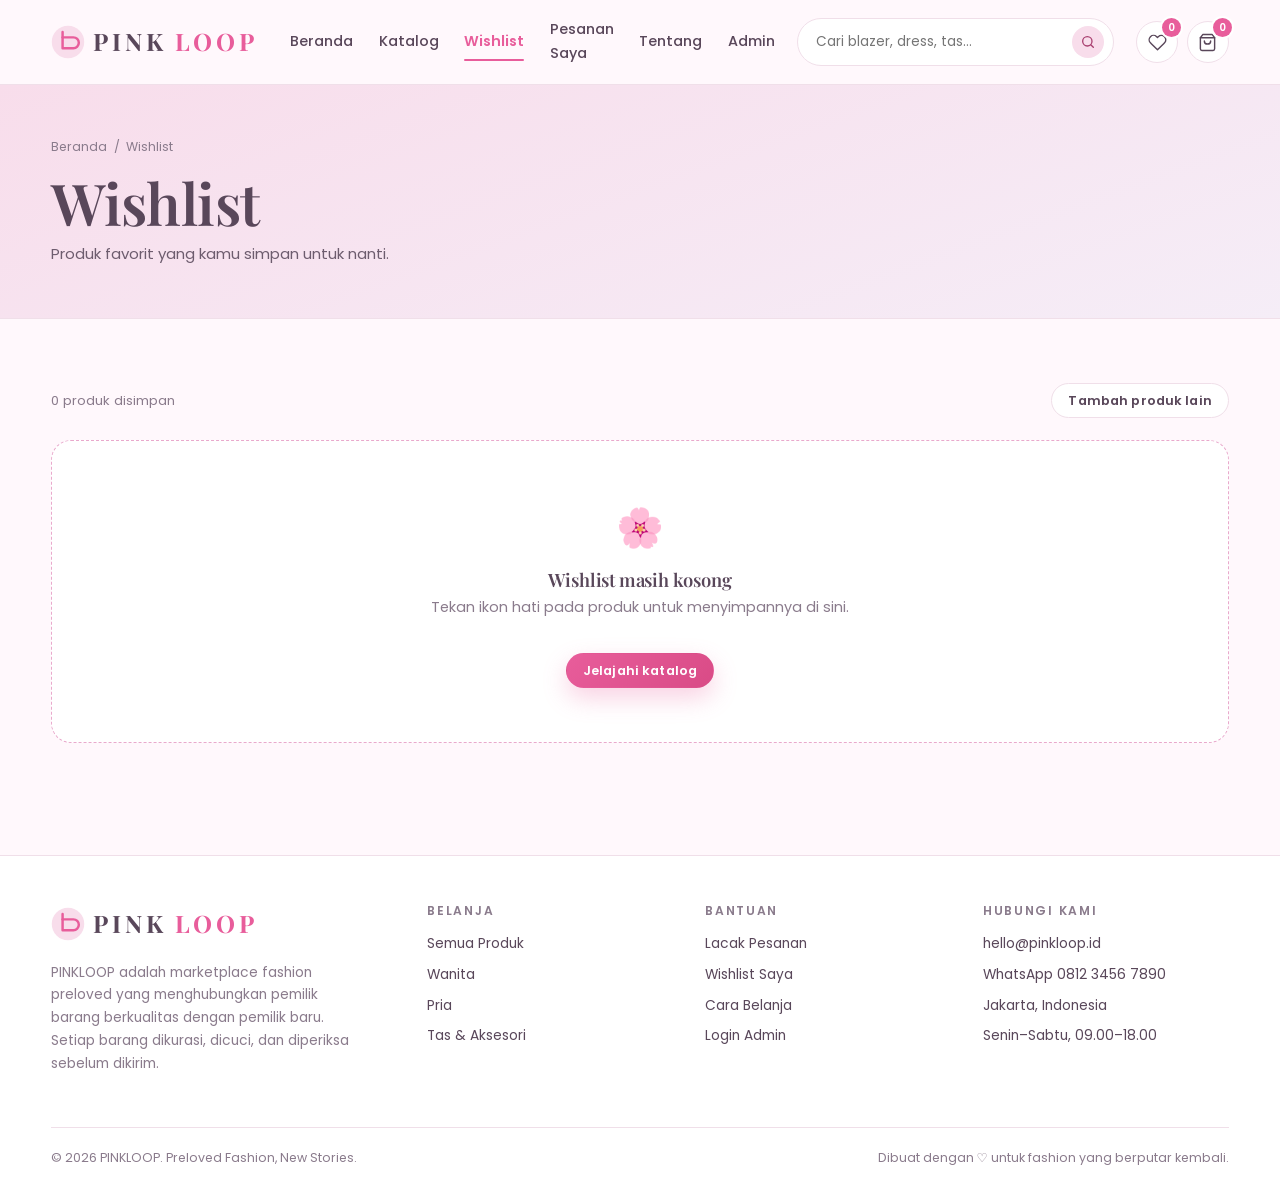
<file: wishlist.html>
<!DOCTYPE html>
<html lang="id">
<head>
  <meta charset="UTF-8">
  <meta name="viewport" content="width=device-width, initial-scale=1">
  <title>Wishlist – PINKLOOP</title>
  <link rel="preconnect" href="https://fonts.googleapis.com">
  <link rel="preconnect" href="https://fonts.gstatic.com" crossorigin>
  <link href="https://fonts.googleapis.com/css2?family=Playfair+Display:ital,wght@0,500;0,600;0,700;1,600&family=Poppins:wght@300;400;500;600&display=swap" rel="stylesheet">
  <link rel="stylesheet" href="/assets/css/style.css">
</head>
<body>
  <header id="site-header"></header>

  <main>
    <section class="page-head">
      <div class="container">
        <div class="breadcrumb"><a href="/index.html">Beranda</a> <span>/</span> <span>Wishlist</span></div>
        <h1>Wishlist</h1>
        <p>Produk favorit yang kamu simpan untuk nanti.</p>
      </div>
    </section>

    <section class="section">
      <div class="container">
        <div class="row-between" style="margin-bottom:1.4rem">
          <span class="result-count" id="wishCount"></span>
          <a class="btn btn-ghost btn-sm" href="/catalog.html">Tambah produk lain</a>
        </div>
        <div class="product-grid" id="wishGrid"></div>
        <div id="wishEmpty" hidden></div>
      </div>
    </section>
  </main>

  <footer id="site-footer"></footer>

  <script src="/assets/js/store.js"></script>
  <script src="/assets/js/ui.js"></script>
  <script src="/assets/js/pages/wishlist.js"></script>
</body>
</html>
</file>
<file: assets/css/style.css>
/* PINKLOOP – Storefront styles
   Palette: pastel pink, rose, hot pink, lavender, plum */
:root {
  --pink-pastel: #F8DDEB;
  --rose: #E9A9CC;
  --hot: #E85D9B;
  --lavender: #DCCCF5;
  --light-purple: #F5EDF7;
  --plum: #59475A;
  --white: #FFFFFF;
  --bg: #FFF8FC;
  --line: #F0DFE9;
  --muted: #8A7B8C;
  --shadow-sm: 0 6px 18px rgba(89, 71, 90, .06);
  --shadow-md: 0 14px 38px rgba(89, 71, 90, .09);
  --shadow-lg: 0 24px 60px rgba(89, 71, 90, .14);
  --radius-sm: 12px;
  --radius: 20px;
  --radius-lg: 30px;
  --font-head: "Playfair Display", Georgia, serif;
  --font-body: "Poppins", "Inter", system-ui, -apple-system, sans-serif;
}

* { box-sizing: border-box; }

html { scroll-behavior: smooth; }

body {
  margin: 0;
  font-family: var(--font-body);
  color: var(--plum);
  background: var(--bg);
  font-size: 15px;
  line-height: 1.65;
  -webkit-font-smoothing: antialiased;
}

img { max-width: 100%; display: block; }
a { color: inherit; text-decoration: none; }
button, input, select, textarea { font-family: inherit; font-size: inherit; color: inherit; }
button { cursor: pointer; }

h1, h2, h3, h4 {
  font-family: var(--font-head);
  font-weight: 600;
  line-height: 1.2;
  margin: 0 0 .4em;
  letter-spacing: -.01em;
}

h1 { font-size: clamp(2.1rem, 4.6vw, 3.6rem); }
h2 { font-size: clamp(1.55rem, 2.6vw, 2.3rem); }
h3 { font-size: 1.15rem; }

p { margin: 0 0 1em; }

.container {
  width: min(1200px, 92vw);
  margin-inline: auto;
}

.eyebrow {
  display: inline-block;
  font-size: .72rem;
  letter-spacing: .22em;
  text-transform: uppercase;
  color: var(--hot);
  font-weight: 600;
  margin-bottom: .7rem;
}

.muted { color: var(--muted); }
.small { font-size: .82rem; }
.center { text-align: center; }

/* ---------- buttons ---------- */
.btn {
  display: inline-flex;
  align-items: center;
  justify-content: center;
  gap: .5rem;
  padding: .78rem 1.5rem;
  border-radius: 999px;
  border: 1px solid transparent;
  font-weight: 600;
  font-size: .9rem;
  letter-spacing: .01em;
  transition: transform .18s ease, box-shadow .18s ease, background .18s ease, color .18s ease;
  line-height: 1.2;
  white-space: nowrap;
}
.btn:hover { transform: translateY(-2px); }
.btn:active { transform: translateY(0); }
.btn-primary {
  background: linear-gradient(135deg, var(--hot), #d94b86);
  color: #fff;
  box-shadow: 0 10px 24px rgba(232, 93, 155, .28);
}
.btn-primary:hover { box-shadow: 0 14px 30px rgba(232, 93, 155, .38); }
.btn-soft {
  background: var(--pink-pastel);
  color: #a83f6f;
}
.btn-soft:hover { background: #f4cfe1; }
.btn-ghost {
  background: #fff;
  border-color: var(--line);
  color: var(--plum);
}
.btn-ghost:hover { border-color: var(--rose); color: var(--hot); }
.btn-lavender { background: var(--lavender); color: #5c4585; }
.btn-block { width: 100%; }
.btn-sm { padding: .55rem 1rem; font-size: .8rem; }
.btn[disabled] { opacity: .5; cursor: not-allowed; transform: none; }

.icon-btn {
  position: relative;
  width: 42px;
  height: 42px;
  border-radius: 50%;
  display: inline-grid;
  place-items: center;
  background: #fff;
  border: 1px solid var(--line);
  color: var(--plum);
  transition: .18s ease;
}
.icon-btn:hover { background: var(--pink-pastel); border-color: var(--rose); color: var(--hot); }
.icon-btn svg { width: 19px; height: 19px; }
.badge-count {
  position: absolute;
  top: -4px; right: -4px;
  min-width: 19px; height: 19px;
  padding: 0 5px;
  border-radius: 999px;
  background: var(--hot);
  color: #fff;
  font-size: .66rem;
  font-weight: 600;
  display: grid;
  place-items: center;
  box-shadow: 0 0 0 2px #fff;
}

/* ---------- header ---------- */
.site-header {
  position: sticky;
  top: 0;
  z-index: 60;
  background: rgba(255, 248, 252, .92);
  backdrop-filter: blur(14px);
  border-bottom: 1px solid var(--line);
}
.header-inner {
  display: flex;
  align-items: center;
  gap: 1.4rem;
  padding: .85rem 0;
}
.brand {
  font-family: var(--font-head);
  font-size: 1.5rem;
  font-weight: 700;
  letter-spacing: .16em;
  color: var(--plum);
  display: inline-flex;
  align-items: center;
  gap: .5rem;
}
.brand-logo { width: 34px; height: 34px; }
.brand span { color: var(--hot); }

.main-nav {
  display: flex;
  align-items: center;
  gap: 1.6rem;
  margin-left: .6rem;
  font-size: .9rem;
  font-weight: 500;
}
.main-nav a { position: relative; padding: .3rem 0; color: var(--plum); }
.main-nav a::after {
  content: "";
  position: absolute;
  left: 0; bottom: -2px;
  width: 0; height: 2px;
  background: var(--hot);
  border-radius: 2px;
  transition: width .2s ease;
}
.main-nav a:hover::after, .main-nav a.active::after { width: 100%; }
.main-nav a.active { color: var(--hot); font-weight: 600; }

.header-search {
  margin-left: auto;
  display: flex;
  align-items: center;
  gap: .5rem;
  background: #fff;
  border: 1px solid var(--line);
  border-radius: 999px;
  padding: .45rem .55rem .45rem 1rem;
  min-width: 250px;
  max-width: 340px;
  transition: .2s ease;
}
.header-search:focus-within { border-color: var(--rose); box-shadow: 0 0 0 4px rgba(233, 169, 204, .22); }
.header-search input { border: none; outline: none; background: transparent; width: 100%; font-size: .85rem; }
.header-search button {
  border: none;
  background: var(--pink-pastel);
  color: #a83f6f;
  width: 32px; height: 32px;
  border-radius: 50%;
  display: grid;
  place-items: center;
  flex: 0 0 auto;
}
.header-actions { display: flex; align-items: center; gap: .55rem; }
.menu-toggle { display: none; }

/* ---------- hero ---------- */
.hero {
  position: relative;
  overflow: hidden;
  padding: clamp(2.4rem, 5vw, 4.4rem) 0 clamp(3rem, 6vw, 5rem);
  background:
    radial-gradient(1100px 460px at 88% -10%, var(--lavender) 0%, transparent 62%),
    radial-gradient(760px 420px at 4% 10%, var(--pink-pastel) 0%, transparent 58%),
    var(--bg);
}
.hero-grid {
  display: grid;
  grid-template-columns: 1.02fr .98fr;
  gap: clamp(1.4rem, 4vw, 3.4rem);
  align-items: center;
}
.hero-copy h1 { margin-bottom: .8rem; }
.hero-copy h1 em { font-style: italic; color: var(--hot); }
.hero-copy p { max-width: 46ch; color: #6d5c6e; font-size: 1.02rem; }
.hero-cta { display: flex; flex-wrap: wrap; gap: .8rem; margin-top: 1.6rem; }
.hero-stats {
  display: flex;
  gap: 2rem;
  margin-top: 2.4rem;
  padding-top: 1.5rem;
  border-top: 1px solid var(--line);
}
.hero-stats strong { display: block; font-family: var(--font-head); font-size: 1.55rem; }
.hero-stats span { font-size: .76rem; letter-spacing: .06em; text-transform: uppercase; color: var(--muted); }

.hero-visual { position: relative; }
.hero-frame {
  position: relative;
  border-radius: 44% 44% 26% 26% / 34% 34% 20% 20%;
  overflow: hidden;
  background: linear-gradient(150deg, #fff 0%, var(--pink-pastel) 55%, var(--lavender) 100%);
  aspect-ratio: 4 / 4.4;
  box-shadow: var(--shadow-lg);
}
.hero-frame img { width: 100%; height: 100%; object-fit: cover; }
.hero-float {
  position: absolute;
  background: #fff;
  border-radius: 18px;
  padding: .85rem 1.1rem;
  box-shadow: var(--shadow-md);
  font-size: .8rem;
  display: flex;
  align-items: center;
  gap: .65rem;
}
.hero-float strong { display: block; font-size: .9rem; }
.hero-float .dot {
  width: 34px; height: 34px;
  border-radius: 50%;
  display: grid; place-items: center;
  background: var(--pink-pastel);
  font-size: 1rem;
}
.hero-float.tl { top: 8%; left: -6%; }
.hero-float.br { bottom: 10%; right: -4%; }
.hero-tag {
  position: absolute;
  top: 6%; right: 6%;
  background: var(--hot);
  color: #fff;
  padding: .5rem 1rem;
  border-radius: 999px;
  font-size: .72rem;
  letter-spacing: .12em;
  text-transform: uppercase;
  font-weight: 600;
}

/* ---------- marquee strip ---------- */
.strip {
  background: var(--plum);
  color: #f9eef4;
  padding: .7rem 0;
  overflow: hidden;
  white-space: nowrap;
  font-size: .76rem;
  letter-spacing: .18em;
  text-transform: uppercase;
}
.strip-track { display: inline-flex; gap: 3rem; animation: marquee 26s linear infinite; }
@keyframes marquee { from { transform: translateX(0); } to { transform: translateX(-50%); } }

/* ---------- sections ---------- */
.section { padding: clamp(2.6rem, 5vw, 4.4rem) 0; }
.section-head {
  display: flex;
  align-items: flex-end;
  justify-content: space-between;
  gap: 1.4rem;
  margin-bottom: 2rem;
}
.section-head h2 { margin-bottom: .25rem; }
.section-head p { margin: 0; color: var(--muted); font-size: .92rem; }
.section-head .link-more { font-weight: 600; color: var(--hot); font-size: .88rem; white-space: nowrap; }

/* ---------- categories ---------- */
.category-grid {
  display: grid;
  grid-template-columns: repeat(5, 1fr);
  gap: 1rem;
}
.category-card {
  background: #fff;
  border: 1px solid var(--line);
  border-radius: var(--radius);
  padding: 1.6rem 1rem;
  text-align: center;
  transition: .22s ease;
  display: block;
}
.category-card:hover { transform: translateY(-5px); box-shadow: var(--shadow-md); border-color: var(--rose); }
.category-icon {
  width: 60px; height: 60px;
  margin: 0 auto .75rem;
  border-radius: 50%;
  display: grid; place-items: center;
  font-size: 1.6rem;
  background: linear-gradient(135deg, var(--pink-pastel), var(--light-purple));
}
.category-card strong { display: block; font-size: .92rem; }
.category-card span { font-size: .75rem; color: var(--muted); }

/* ---------- product grid ---------- */
.product-grid {
  display: grid;
  grid-template-columns: repeat(4, 1fr);
  gap: 1.4rem;
}
.product-card {
  background: #fff;
  border: 1px solid var(--line);
  border-radius: var(--radius);
  overflow: hidden;
  display: flex;
  flex-direction: column;
  transition: .22s ease;
  position: relative;
}
.product-card:hover { transform: translateY(-6px); box-shadow: var(--shadow-md); border-color: var(--rose); }
.product-media {
  position: relative;
  aspect-ratio: 4 / 4.4;
  overflow: hidden;
  background: var(--light-purple);
  display: block;
}
.product-media img { width: 100%; height: 100%; object-fit: cover; transition: transform .5s ease; }
.product-card:hover .product-media img { transform: scale(1.05); }
.product-badges { position: absolute; top: .7rem; left: .7rem; display: flex; flex-direction: column; gap: .35rem; }
.chip {
  font-size: .66rem;
  font-weight: 600;
  letter-spacing: .06em;
  text-transform: uppercase;
  padding: .28rem .6rem;
  border-radius: 999px;
  background: #fff;
  color: var(--plum);
  box-shadow: var(--shadow-sm);
}
.chip-sale { background: var(--hot); color: #fff; }
.chip-condition { background: rgba(255, 255, 255, .94); color: #7a5f7d; }
.chip-out { background: var(--plum); color: #fff; }
.wish-btn {
  position: absolute;
  top: .7rem; right: .7rem;
  width: 36px; height: 36px;
  border-radius: 50%;
  border: none;
  background: rgba(255, 255, 255, .95);
  display: grid; place-items: center;
  color: #b48aa4;
  box-shadow: var(--shadow-sm);
  transition: .18s ease;
}
.wish-btn:hover { color: var(--hot); transform: scale(1.08); }
.wish-btn.active { background: var(--hot); color: #fff; }
.wish-btn svg { width: 17px; height: 17px; }

.product-body { padding: 1rem 1.05rem 1.15rem; display: flex; flex-direction: column; gap: .3rem; flex: 1; }
.product-cat { font-size: .68rem; text-transform: uppercase; letter-spacing: .14em; color: var(--hot); font-weight: 600; }
.product-name { font-family: var(--font-body); font-size: .95rem; font-weight: 600; line-height: 1.35; margin: 0; }
.product-meta { font-size: .75rem; color: var(--muted); }
.price-row { display: flex; align-items: baseline; gap: .5rem; margin-top: .25rem; flex-wrap: wrap; }
.price { font-weight: 600; color: var(--plum); font-size: 1rem; }
.price-old { font-size: .78rem; color: #b3a3b5; text-decoration: line-through; }
.discount { font-size: .68rem; font-weight: 600; color: var(--hot); background: var(--pink-pastel); padding: .1rem .4rem; border-radius: 6px; }
.product-actions { display: flex; gap: .45rem; margin-top: .8rem; }
.product-actions .btn { flex: 1; padding: .5rem .7rem; font-size: .76rem; }
.product-actions .btn-icon { flex: 0 0 auto; width: 38px; padding: 0; }
.product-actions svg { width: 16px; height: 16px; }

/* ---------- about ---------- */
.about-wrap {
  display: grid;
  grid-template-columns: 1fr 1fr;
  gap: clamp(1.6rem, 4vw, 3.4rem);
  align-items: center;
  background: linear-gradient(135deg, #fff 0%, var(--light-purple) 100%);
  border: 1px solid var(--line);
  border-radius: var(--radius-lg);
  padding: clamp(1.6rem, 4vw, 3.2rem);
}
.about-list { list-style: none; padding: 0; margin: 1.4rem 0 0; display: grid; gap: .8rem; }
.about-list li { display: flex; gap: .7rem; font-size: .9rem; color: #6d5c6e; }
.about-list .tick {
  flex: 0 0 auto;
  width: 22px; height: 22px;
  border-radius: 50%;
  background: var(--pink-pastel);
  color: var(--hot);
  display: grid; place-items: center;
  font-size: .7rem;
  font-weight: 700;
  margin-top: .12rem;
}
.about-visual {
  border-radius: var(--radius-lg);
  overflow: hidden;
  background: linear-gradient(160deg, var(--pink-pastel), var(--lavender));
  aspect-ratio: 1 / .82;
  display: grid;
  place-items: center;
  padding: 1rem;
}
.about-visual img { width: 78%; }

/* ---------- newsletter ---------- */
.newsletter {
  background: linear-gradient(135deg, var(--plum), #7b5f7d);
  border-radius: var(--radius-lg);
  padding: clamp(2rem, 4vw, 3rem);
  color: #fff;
  display: grid;
  grid-template-columns: 1.2fr 1fr;
  gap: 2rem;
  align-items: center;
}
.newsletter h2 { color: #fff; }
.newsletter p { color: #e7d6e0; margin: 0; }
.newsletter form { display: flex; gap: .6rem; background: #fff; padding: .4rem; border-radius: 999px; }
.newsletter input { flex: 1; border: none; outline: none; padding: .6rem 1rem; background: transparent; border-radius: 999px; }
.newsletter button { flex: 0 0 auto; }

/* ---------- footer ---------- */
.site-footer { background: #fff; border-top: 1px solid var(--line); padding: 3rem 0 1.4rem; margin-top: 3rem; }
.footer-grid { display: grid; grid-template-columns: 1.4fr repeat(3, 1fr); gap: 2rem; }
.footer-grid h4 { font-family: var(--font-body); font-size: .76rem; letter-spacing: .14em; text-transform: uppercase; color: var(--muted); margin-bottom: .9rem; }
.footer-grid ul { list-style: none; padding: 0; margin: 0; display: grid; gap: .5rem; font-size: .86rem; }
.footer-grid a:hover { color: var(--hot); }
.footer-brand p { font-size: .86rem; color: var(--muted); max-width: 34ch; margin-top: .8rem; }
.footer-bottom {
  margin-top: 2.4rem;
  padding-top: 1.2rem;
  border-top: 1px solid var(--line);
  display: flex;
  justify-content: space-between;
  gap: 1rem;
  font-size: .78rem;
  color: var(--muted);
  flex-wrap: wrap;
}

/* ---------- page header / breadcrumb ---------- */
.page-head {
  background: linear-gradient(160deg, var(--pink-pastel), var(--light-purple));
  padding: clamp(2rem, 4vw, 3.2rem) 0;
  border-bottom: 1px solid var(--line);
}
.page-head h1 { margin-bottom: .3rem; }
.page-head p { margin: 0; color: #6d5c6e; }
.breadcrumb { font-size: .78rem; color: var(--muted); margin-bottom: .7rem; display: flex; gap: .4rem; flex-wrap: wrap; }
.breadcrumb a:hover { color: var(--hot); }

/* ---------- catalog layout ---------- */
.catalog-layout { display: grid; grid-template-columns: 260px 1fr; gap: 2rem; align-items: start; }
.filters {
  background: #fff;
  border: 1px solid var(--line);
  border-radius: var(--radius);
  padding: 1.4rem;
  position: sticky;
  top: 90px;
}
.filter-group { margin-bottom: 1.4rem; }
.filter-group:last-child { margin-bottom: 0; }
.filter-group h4 {
  font-family: var(--font-body);
  font-size: .74rem;
  letter-spacing: .14em;
  text-transform: uppercase;
  color: var(--muted);
  margin-bottom: .7rem;
}
.filter-list { display: grid; gap: .25rem; }
.filter-list button {
  border: none;
  background: transparent;
  text-align: left;
  padding: .45rem .7rem;
  border-radius: 10px;
  font-size: .86rem;
  display: flex;
  justify-content: space-between;
  gap: .5rem;
  color: var(--plum);
  transition: .16s ease;
}
.filter-list button:hover { background: var(--light-purple); }
.filter-list button.active { background: var(--pink-pastel); color: #a83f6f; font-weight: 600; }
.filter-list .count { font-size: .74rem; color: var(--muted); }
.price-inputs { display: flex; align-items: center; gap: .4rem; }
.price-inputs input {
  width: 100%;
  padding: .5rem .6rem;
  border: 1px solid var(--line);
  border-radius: 10px;
  outline: none;
  font-size: .82rem;
}
.price-inputs input:focus { border-color: var(--rose); }
.toolbar {
  display: flex;
  align-items: center;
  gap: .8rem;
  justify-content: space-between;
  margin-bottom: 1.4rem;
  flex-wrap: wrap;
}
.toolbar .search-field {
  display: flex;
  align-items: center;
  gap: .5rem;
  background: #fff;
  border: 1px solid var(--line);
  border-radius: 999px;
  padding: .5rem 1rem;
  flex: 1;
  min-width: 200px;
}
.toolbar input { border: none; outline: none; background: transparent; width: 100%; font-size: .88rem; }
.toolbar select {
  padding: .6rem 1rem;
  border: 1px solid var(--line);
  border-radius: 999px;
  background: #fff;
  outline: none;
  font-size: .85rem;
  cursor: pointer;
}
.toolbar select:focus { border-color: var(--rose); }
.result-count { font-size: .82rem; color: var(--muted); }
.filter-toggle { display: none; }

/* ---------- product detail ---------- */
.detail-layout { display: grid; grid-template-columns: 1fr 1fr; gap: clamp(1.6rem, 4vw, 3.4rem); }
.detail-gallery {
  border-radius: var(--radius-lg);
  overflow: hidden;
  background: var(--light-purple);
  border: 1px solid var(--line);
  aspect-ratio: 4 / 4.4;
}
.detail-gallery img { width: 100%; height: 100%; object-fit: cover; }
.detail-thumbs { display: flex; gap: .6rem; margin-top: .8rem; }
.detail-thumbs button {
  width: 64px; height: 74px;
  border-radius: 12px;
  overflow: hidden;
  border: 2px solid var(--line);
  padding: 0;
  background: #fff;
}
.detail-thumbs button.active { border-color: var(--hot); }
.detail-thumbs img { width: 100%; height: 100%; object-fit: cover; }
.detail-info .price-row { margin: .6rem 0 1rem; }
.detail-info .price { font-size: 1.85rem; }
.spec-grid {
  display: grid;
  grid-template-columns: repeat(2, 1fr);
  gap: .7rem;
  margin: 1.4rem 0;
}
.spec {
  background: #fff;
  border: 1px solid var(--line);
  border-radius: var(--radius-sm);
  padding: .7rem .9rem;
}
.spec span { display: block; font-size: .68rem; letter-spacing: .1em; text-transform: uppercase; color: var(--muted); }
.spec strong { font-size: .88rem; font-weight: 600; }
.detail-desc { color: #6d5c6e; font-size: .92rem; }
.buy-panel {
  background: #fff;
  border: 1px solid var(--line);
  border-radius: var(--radius);
  padding: 1.2rem;
  margin-top: 1.4rem;
  display: grid;
  gap: 1rem;
  box-shadow: var(--shadow-sm);
}
.qty-control { display: inline-flex; align-items: center; border: 1px solid var(--line); border-radius: 999px; overflow: hidden; }
.qty-control button { width: 38px; height: 38px; border: none; background: #fff; font-size: 1.1rem; color: var(--plum); }
.qty-control button:hover { background: var(--pink-pastel); }
.qty-control input {
  width: 46px;
  text-align: center;
  border: none;
  outline: none;
  font-weight: 600;
  background: transparent;
}
.stock-note { font-size: .8rem; color: var(--muted); }
.stock-note b { color: var(--plum); }

/* ---------- cart ---------- */
.cart-layout { display: grid; grid-template-columns: 1.55fr 1fr; gap: 2rem; align-items: start; }
.cart-item {
  display: grid;
  grid-template-columns: 92px 1fr auto;
  gap: 1rem;
  background: #fff;
  border: 1px solid var(--line);
  border-radius: var(--radius);
  padding: .9rem;
  margin-bottom: .8rem;
  align-items: center;
}
.cart-item img { width: 92px; height: 108px; object-fit: cover; border-radius: 12px; background: var(--light-purple); }
.cart-item h3 { font-family: var(--font-body); font-size: .95rem; margin: 0 0 .2rem; }
.cart-item .meta { font-size: .78rem; color: var(--muted); }
.cart-item-right { display: grid; gap: .6rem; justify-items: end; }
.link-danger { background: none; border: none; color: #c25a7d; font-size: .78rem; padding: 0; text-decoration: underline; }
.link-danger:hover { color: #a13c60; }
.summary {
  background: #fff;
  border: 1px solid var(--line);
  border-radius: var(--radius);
  padding: 1.4rem;
  position: sticky;
  top: 90px;
}
.summary h3 { margin-bottom: 1rem; }
.summary-row { display: flex; justify-content: space-between; font-size: .88rem; padding: .4rem 0; color: #6d5c6e; }
.summary-row.total {
  border-top: 1px solid var(--line);
  margin-top: .6rem;
  padding-top: .9rem;
  font-weight: 600;
  color: var(--plum);
  font-size: 1.05rem;
}
.summary .btn { margin-top: 1.1rem; }

/* ---------- forms ---------- */
.form-grid { display: grid; grid-template-columns: repeat(2, 1fr); gap: 1rem; }
.field { display: grid; gap: .35rem; }
.field.full { grid-column: 1 / -1; }
.field label { font-size: .8rem; font-weight: 600; color: #6d5c6e; }
.field label .req { color: var(--hot); }
.field input, .field select, .field textarea {
  width: 100%;
  padding: .7rem .9rem;
  border: 1px solid var(--line);
  border-radius: 12px;
  background: #fff;
  outline: none;
  font-size: .88rem;
  transition: .16s ease;
}
.field input:focus, .field select:focus, .field textarea:focus {
  border-color: var(--rose);
  box-shadow: 0 0 0 3px rgba(233, 169, 204, .22);
}
.field textarea { resize: vertical; min-height: 96px; }
.field .hint { font-size: .74rem; color: var(--muted); }
.field .error { font-size: .76rem; color: #c2415f; }
.field.invalid input, .field.invalid select, .field.invalid textarea { border-color: #e79ab0; background: #fff7f9; }
.card-panel {
  background: #fff;
  border: 1px solid var(--line);
  border-radius: var(--radius);
  padding: clamp(1.2rem, 3vw, 1.9rem);
}
.form-section-title {
  font-family: var(--font-body);
  font-size: .74rem;
  letter-spacing: .14em;
  text-transform: uppercase;
  color: var(--muted);
  margin: 1.6rem 0 .8rem;
  padding-bottom: .5rem;
  border-bottom: 1px solid var(--line);
}
.form-section-title:first-child { margin-top: 0; }
.checkout-layout { display: grid; grid-template-columns: 1.5fr 1fr; gap: 2rem; align-items: start; }
.pay-options { display: grid; gap: .6rem; }
.pay-option {
  display: flex;
  align-items: center;
  gap: .7rem;
  border: 1px solid var(--line);
  border-radius: 12px;
  padding: .75rem .9rem;
  cursor: pointer;
  font-size: .88rem;
  transition: .16s ease;
}
.pay-option:hover { border-color: var(--rose); }
.pay-option input { accent-color: var(--hot); }
.pay-option.selected { border-color: var(--hot); background: #fff5fa; }
.mini-item { display: grid; grid-template-columns: 52px 1fr auto; gap: .7rem; align-items: center; padding: .5rem 0; border-bottom: 1px dashed var(--line); }
.mini-item:last-of-type { border-bottom: none; }
.mini-item img { width: 52px; height: 62px; object-fit: cover; border-radius: 8px; background: var(--light-purple); }
.mini-item .name { font-size: .82rem; font-weight: 500; line-height: 1.35; }
.mini-item .qty { font-size: .74rem; color: var(--muted); }

/* ---------- order cards (my orders) ---------- */
.order-card {
  background: #fff;
  border: 1px solid var(--line);
  border-radius: var(--radius);
  padding: 1.2rem 1.4rem;
  margin-bottom: 1rem;
}
.order-card-head {
  display: flex;
  justify-content: space-between;
  gap: 1rem;
  flex-wrap: wrap;
  padding-bottom: .9rem;
  border-bottom: 1px dashed var(--line);
  margin-bottom: .9rem;
}
.order-card-head .id { font-weight: 600; letter-spacing: .02em; }
.order-items { display: grid; gap: .5rem; }
.order-foot { display: flex; justify-content: space-between; align-items: center; gap: 1rem; margin-top: 1rem; padding-top: .9rem; border-top: 1px dashed var(--line); flex-wrap: wrap; }

.status-pill {
  display: inline-flex;
  align-items: center;
  gap: .35rem;
  padding: .28rem .7rem;
  border-radius: 999px;
  font-size: .72rem;
  font-weight: 600;
  white-space: nowrap;
}
.status-pill::before { content: ""; width: 6px; height: 6px; border-radius: 50%; background: currentColor; }
.status-pending { background: #FFF3DA; color: #a57418; }
.status-diproses { background: #E8F0FE; color: #3266b3; }
.status-dikirim { background: #EDE6FB; color: #6b46b8; }
.status-selesai { background: #E4F6EA; color: #2c7a4b; }
.status-dibatalkan { background: #FBE6EA; color: #b23b52; }

/* ---------- empty / states ---------- */
.empty {
  text-align: center;
  padding: 3.4rem 1.4rem;
  background: #fff;
  border: 1px dashed var(--rose);
  border-radius: var(--radius);
}
.empty .emoji { font-size: 2.4rem; display: block; margin-bottom: .6rem; }
.empty h3 { margin-bottom: .3rem; }
.empty p { color: var(--muted); font-size: .9rem; }

/* ---------- toast ---------- */
.toast-stack {
  position: fixed;
  right: 1.2rem;
  bottom: 1.2rem;
  z-index: 999;
  display: grid;
  gap: .6rem;
  max-width: 340px;
}
.toast {
  display: flex;
  align-items: flex-start;
  gap: .65rem;
  background: #fff;
  border: 1px solid var(--line);
  border-left: 4px solid var(--hot);
  border-radius: 14px;
  padding: .8rem 1rem;
  box-shadow: var(--shadow-md);
  font-size: .85rem;
  animation: toastIn .28s ease;
}
.toast.error { border-left-color: #d1465f; }
.toast.success { border-left-color: #2c7a4b; }
.toast.info { border-left-color: #6b46b8; }
.toast .t-icon { font-size: 1rem; line-height: 1.3; }
.toast.leaving { animation: toastOut .25s ease forwards; }
@keyframes toastIn { from { opacity: 0; transform: translateY(12px); } to { opacity: 1; transform: none; } }
@keyframes toastOut { to { opacity: 0; transform: translateX(20px); } }

/* ---------- misc ---------- */
.divider { height: 1px; background: var(--line); margin: 1.6rem 0; border: 0; }
.stack { display: grid; gap: .8rem; }
.row-between { display: flex; justify-content: space-between; align-items: center; gap: 1rem; flex-wrap: wrap; }
.tabs { display: inline-flex; gap: .3rem; background: #fff; border: 1px solid var(--line); border-radius: 999px; padding: .3rem; }
.tabs button { border: none; background: transparent; padding: .45rem 1rem; border-radius: 999px; font-size: .82rem; font-weight: 500; color: var(--muted); }
.tabs button.active { background: var(--pink-pastel); color: #a83f6f; font-weight: 600; }
.skeleton-grid { display: grid; grid-template-columns: repeat(4, 1fr); gap: 1.4rem; }

/* ---------- responsive ---------- */
@media (max-width: 1080px) {
  .product-grid, .skeleton-grid { grid-template-columns: repeat(3, 1fr); }
  .category-grid { grid-template-columns: repeat(5, 1fr); gap: .7rem; }
  .category-card { padding: 1.2rem .6rem; }
  .category-icon { width: 48px; height: 48px; font-size: 1.3rem; }
  .header-search { min-width: 190px; }
  .footer-grid { grid-template-columns: 1.4fr 1fr 1fr; }
}

@media (max-width: 900px) {
  .header-search { display: none; }
  .menu-toggle { display: inline-grid; }
  .main-nav {
    display: none;
    position: absolute;
    top: 100%;
    left: 0;
    right: 0;
    background: #fff;
    border-bottom: 1px solid var(--line);
    padding: 1rem 4vw 1.4rem;
    flex-direction: column;
    align-items: flex-start;
    gap: .2rem;
    box-shadow: var(--shadow-md);
    margin-left: 0;
  }
  .main-nav.open { display: flex; }
  .main-nav a { width: 100%; padding: .7rem 0; border-bottom: 1px solid var(--line); }
  .mobile-search { display: block; width: 100%; margin-top: .6rem; }
  .hero-grid { grid-template-columns: 1fr; }
  .hero-visual { order: -1; max-width: 440px; margin-inline: auto; width: 100%; }
  .hero-float.tl { left: 2%; }
  .hero-float.br { right: 2%; }
  .about-wrap, .newsletter { grid-template-columns: 1fr; }
  .catalog-layout { grid-template-columns: 1fr; }
  .filters {
    position: static;
    display: none;
  }
  .filters.open { display: block; }
  .filter-toggle { display: inline-flex; }
  .detail-layout, .cart-layout, .checkout-layout { grid-template-columns: 1fr; }
  .summary { position: static; }
  .product-grid, .skeleton-grid { grid-template-columns: repeat(2, 1fr); }
  .category-grid { grid-template-columns: repeat(3, 1fr); }
  .footer-grid { grid-template-columns: 1fr 1fr; }
}

@media (max-width: 620px) {
  body { font-size: 14.5px; }
  .brand { font-size: 1.25rem; }
  .brand-logo { width: 28px; height: 28px; }
  .header-actions .icon-btn { width: 38px; height: 38px; }
  .hero-stats { gap: 1.2rem; }
  .hero-stats strong { font-size: 1.25rem; }
  .hero-stats span { font-size: .68rem; }
  .category-grid { grid-template-columns: repeat(2, 1fr); }
  .product-grid, .skeleton-grid { grid-template-columns: repeat(2, 1fr); gap: .8rem; }
  .product-body { padding: .75rem .75rem .9rem; }
  .product-name { font-size: .85rem; }
  .product-actions { flex-wrap: wrap; }
  .product-actions .btn { font-size: .71rem; padding: .5rem .5rem; }
  .product-actions .btn-icon { display: none; }
  .cart-item { grid-template-columns: 72px 1fr; }
  .cart-item img { width: 72px; height: 86px; }
  .cart-item-right { grid-column: 1 / -1; grid-auto-flow: column; justify-content: space-between; align-items: center; justify-items: start; }
  .form-grid { grid-template-columns: 1fr; }
  .spec-grid { grid-template-columns: 1fr 1fr; }
  .section-head { flex-direction: column; align-items: flex-start; gap: .6rem; }
  .toast-stack { left: 1rem; right: 1rem; max-width: none; bottom: 1rem; }
  .footer-grid { grid-template-columns: 1fr; gap: 1.4rem; }
  .detail-thumbs button { width: 54px; height: 62px; }
  .newsletter form { flex-direction: column; border-radius: var(--radius); }
  .newsletter button { width: 100%; }
}
</file>
<file: assets/css/admin.css>
/* PINKLOOP – Admin Dashboard styles */
:root {
  --pink-pastel: #F8DDEB;
  --rose: #E9A9CC;
  --hot: #E85D9B;
  --lavender: #DCCCF5;
  --light-purple: #F5EDF7;
  --plum: #59475A;
  --white: #FFFFFF;
  --bg: #FBF6FA;
  --line: #EFE1EA;
  --muted: #8A7B8C;
  --success: #2c7a4b;
  --danger: #b23b52;
  --shadow-sm: 0 6px 18px rgba(89, 71, 90, .06);
  --shadow-md: 0 16px 40px rgba(89, 71, 90, .12);
  --radius: 18px;
  --font-head: "Playfair Display", Georgia, serif;
  --font-body: "Poppins", "Inter", system-ui, -apple-system, sans-serif;
}

* { box-sizing: border-box; }
body {
  margin: 0;
  font-family: var(--font-body);
  color: var(--plum);
  background: var(--bg);
  font-size: 14px;
  line-height: 1.6;
  -webkit-font-smoothing: antialiased;
}
h1, h2, h3, h4 { font-family: var(--font-head); font-weight: 600; margin: 0 0 .3em; line-height: 1.2; }
h1 { font-size: 1.35rem; }
h2 { font-size: 1.15rem; }
h3 { font-size: 1.02rem; }
p { margin: 0 0 .8em; }
a { color: inherit; text-decoration: none; }
button, input, select, textarea { font: inherit; color: inherit; }
button { cursor: pointer; }
img { max-width: 100%; display: block; }
.muted { color: var(--muted); }
.small { font-size: .8rem; }
.mono { font-variant-numeric: tabular-nums; }

/* ---------- buttons ---------- */
.btn {
  display: inline-flex;
  align-items: center;
  justify-content: center;
  gap: .45rem;
  padding: .62rem 1.1rem;
  border-radius: 999px;
  border: 1px solid transparent;
  font-weight: 600;
  font-size: .82rem;
  transition: .16s ease;
  white-space: nowrap;
}
.btn:hover { transform: translateY(-1px); }
.btn-primary { background: linear-gradient(135deg, var(--hot), #d94b86); color: #fff; box-shadow: 0 8px 20px rgba(232, 93, 155, .26); }
.btn-soft { background: var(--pink-pastel); color: #a83f6f; }
.btn-ghost { background: #fff; border-color: var(--line); color: var(--plum); }
.btn-ghost:hover { border-color: var(--rose); color: var(--hot); }
.btn-danger { background: #fdecef; color: var(--danger); }
.btn-danger:hover { background: #fbdde3; }
.btn-block { width: 100%; }
.btn-sm { padding: .42rem .8rem; font-size: .76rem; }
.btn[disabled] { opacity: .55; cursor: not-allowed; transform: none; }

/* ---------- shell ---------- */
.admin-shell { display: grid; grid-template-columns: 256px 1fr; min-height: 100vh; }

.sidebar {
  background: #fff;
  border-right: 1px solid var(--line);
  padding: 1.3rem 1rem;
  display: flex;
  flex-direction: column;
  gap: .4rem;
  position: sticky;
  top: 0;
  height: 100vh;
  overflow-y: auto;
  z-index: 70;
}
.sidebar-brand {
  display: flex;
  align-items: center;
  gap: .55rem;
  padding: .2rem .5rem 1.1rem;
  border-bottom: 1px solid var(--line);
  margin-bottom: .8rem;
}
.sidebar-brand .mark {
  width: 36px; height: 36px;
  border-radius: 12px;
  background: linear-gradient(135deg, var(--pink-pastel), var(--lavender));
  display: grid; place-items: center;
  color: var(--hot);
  font-size: 1.05rem;
}
.sidebar-brand strong {
  font-family: var(--font-head);
  letter-spacing: .14em;
  font-size: .95rem;
}
.sidebar-brand span { display: block; font-size: .62rem; letter-spacing: .14em; text-transform: uppercase; color: var(--muted); }
.sidebar-label {
  font-size: .64rem;
  letter-spacing: .16em;
  text-transform: uppercase;
  color: #b3a3b5;
  padding: .7rem .8rem .3rem;
}
.sidebar-nav { display: grid; gap: .18rem; }
.sidebar-nav a, .sidebar-nav button {
  display: flex;
  align-items: center;
  gap: .7rem;
  padding: .62rem .8rem;
  border-radius: 12px;
  font-size: .84rem;
  color: #6d5c6e;
  border: none;
  background: transparent;
  text-align: left;
  width: 100%;
  transition: .15s ease;
}
.sidebar-nav a .ico, .sidebar-nav button .ico { font-size: .95rem; width: 20px; text-align: center; }
.sidebar-nav a:hover, .sidebar-nav button:hover { background: var(--light-purple); color: var(--plum); }
.sidebar-nav a.active { background: var(--pink-pastel); color: #a83f6f; font-weight: 600; }
.sidebar-nav .logout { color: var(--danger); margin-top: .4rem; }
.sidebar-foot {
  margin-top: auto;
  padding: .9rem;
  border-radius: 14px;
  background: linear-gradient(140deg, var(--light-purple), var(--pink-pastel));
  font-size: .74rem;
  color: #6d5c6e;
  line-height: 1.5;
}
.sidebar-foot strong { display: block; font-size: .78rem; color: var(--plum); }
.sidebar-scrim { display: none; }

.admin-main { min-width: 0; display: flex; flex-direction: column; }
.admin-header {
  position: sticky;
  top: 0;
  z-index: 50;
  background: rgba(255, 255, 255, .9);
  backdrop-filter: blur(12px);
  border-bottom: 1px solid var(--line);
  padding: .8rem clamp(1rem, 2.4vw, 2rem);
  display: flex;
  align-items: center;
  gap: 1rem;
}
.admin-header .headline { min-width: 0; }
.admin-header h1 { font-family: var(--font-body); font-size: 1.02rem; font-weight: 600; margin: 0; }
.admin-header .headline p { margin: 0; font-size: .76rem; color: var(--muted); }
.header-right { margin-left: auto; display: flex; align-items: center; gap: .7rem; }
.store-link {
  font-size: .78rem;
  padding: .45rem .85rem;
  border-radius: 999px;
  border: 1px solid var(--line);
  background: #fff;
  color: #6d5c6e;
}
.store-link:hover { border-color: var(--rose); color: var(--hot); }
.profile { display: flex; align-items: center; gap: .55rem; padding-left: .7rem; border-left: 1px solid var(--line); }
.avatar {
  width: 34px; height: 34px;
  border-radius: 50%;
  background: linear-gradient(135deg, var(--pink-pastel), var(--lavender));
  display: grid; place-items: center;
  font-weight: 600;
  color: #a83f6f;
  text-transform: uppercase;
  font-size: .85rem;
}
.profile-meta { line-height: 1.2; }
.profile-meta strong { display: block; font-size: .8rem; }
.profile-meta span { font-size: .68rem; color: var(--muted); }
.hamburger {
  display: none;
  width: 38px; height: 38px;
  border-radius: 12px;
  border: 1px solid var(--line);
  background: #fff;
  font-size: 1.05rem;
}

.admin-content { padding: clamp(1rem, 2.4vw, 1.8rem); display: grid; gap: 1.1rem; }

/* ---------- stat cards ---------- */
.stat-grid { display: grid; grid-template-columns: repeat(4, 1fr); gap: 1rem; }
.stat-card {
  background: #fff;
  border: 1px solid var(--line);
  border-radius: var(--radius);
  padding: 1.1rem 1.15rem;
  display: flex;
  gap: .85rem;
  align-items: flex-start;
  box-shadow: var(--shadow-sm);
  position: relative;
  overflow: hidden;
}
.stat-card::after {
  content: "";
  position: absolute;
  right: -30px; bottom: -40px;
  width: 110px; height: 110px;
  border-radius: 50%;
  background: var(--light-purple);
  opacity: .65;
}
.stat-ico {
  width: 40px; height: 40px;
  flex: 0 0 auto;
  border-radius: 12px;
  display: grid; place-items: center;
  background: var(--pink-pastel);
  font-size: 1.05rem;
  z-index: 1;
}
.stat-card:nth-child(2) .stat-ico { background: var(--lavender); }
.stat-card:nth-child(3) .stat-ico { background: #E4F6EA; }
.stat-card:nth-child(4) .stat-ico { background: #FFF3DA; }
.stat-label { font-size: .72rem; letter-spacing: .08em; text-transform: uppercase; color: var(--muted); }
.stat-value { font-family: var(--font-head); font-size: 1.5rem; line-height: 1.15; margin: .15rem 0 .1rem; }
.stat-note { font-size: .72rem; color: var(--muted); z-index: 1; position: relative; }

/* ---------- panels ---------- */
.panel {
  background: #fff;
  border: 1px solid var(--line);
  border-radius: var(--radius);
  padding: 1.2rem;
  box-shadow: var(--shadow-sm);
  min-width: 0;
}
.panel-head { display: flex; align-items: flex-start; justify-content: space-between; gap: 1rem; margin-bottom: 1rem; flex-wrap: wrap; }
.panel-head h2 { margin: 0; font-family: var(--font-body); font-size: .95rem; font-weight: 600; }
.panel-head p { margin: .1rem 0 0; font-size: .76rem; color: var(--muted); }
.grid-2 { display: grid; grid-template-columns: 1.4fr 1fr; gap: 1rem; align-items: start; }
.grid-2-even { display: grid; grid-template-columns: 1fr 1fr; gap: 1rem; }
.grid-3 { display: grid; grid-template-columns: repeat(3, 1fr); gap: 1rem; }

/* ---------- charts ---------- */
.chart-wrap { width: 100%; }
.chart-wrap svg { width: 100%; height: auto; display: block; }
.chart-legend { display: flex; gap: 1rem; font-size: .74rem; color: var(--muted); margin-top: .5rem; flex-wrap: wrap; }
.chart-legend .dot { display: inline-block; width: 8px; height: 8px; border-radius: 50%; margin-right: .35rem; }
.chart-empty { padding: 2rem 1rem; text-align: center; color: var(--muted); font-size: .82rem; }

/* ---------- tables ---------- */
.table-wrap { overflow-x: auto; margin: 0 -.3rem; }
table.data { width: 100%; border-collapse: collapse; min-width: 620px; }
table.data th {
  text-align: left;
  font-size: .68rem;
  letter-spacing: .1em;
  text-transform: uppercase;
  color: var(--muted);
  font-weight: 600;
  padding: .55rem .7rem;
  border-bottom: 1px solid var(--line);
  white-space: nowrap;
}
table.data td { padding: .62rem .7rem; border-bottom: 1px solid #f7edf3; font-size: .82rem; vertical-align: middle; }
table.data tbody tr:hover { background: #fdf7fb; }
table.data tbody tr:last-child td { border-bottom: none; }
.cell-product { display: flex; align-items: center; gap: .6rem; min-width: 190px; }
.thumb { width: 42px; height: 50px; border-radius: 9px; object-fit: cover; background: var(--light-purple); flex: 0 0 auto; }
.cell-product strong { font-size: .82rem; font-weight: 600; display: block; line-height: 1.3; }
.cell-product span { font-size: .7rem; color: var(--muted); }
.actions { display: flex; gap: .3rem; justify-content: flex-end; }
.icon-act {
  width: 30px; height: 30px;
  border-radius: 9px;
  border: 1px solid var(--line);
  background: #fff;
  display: grid; place-items: center;
  font-size: .8rem;
  color: #6d5c6e;
  transition: .14s ease;
}
.icon-act:hover { background: var(--pink-pastel); color: var(--hot); border-color: var(--rose); }
.icon-act.danger:hover { background: #fdecef; color: var(--danger); border-color: #f3c6d0; }

.pill {
  display: inline-flex;
  align-items: center;
  gap: .3rem;
  padding: .2rem .62rem;
  border-radius: 999px;
  font-size: .7rem;
  font-weight: 600;
  white-space: nowrap;
}
.pill::before { content: ""; width: 5px; height: 5px; border-radius: 50%; background: currentColor; }
.pill-green { background: #E4F6EA; color: #2c7a4b; }
.pill-gray { background: #F1ECF3; color: #8A7B8C; }
.pill-yellow { background: #FFF3DA; color: #a57418; }
.pill-blue { background: #E8F0FE; color: #3266b3; }
.pill-purple { background: #EDE6FB; color: #6b46b8; }
.pill-red { background: #FBE6EA; color: #b23b52; }

/* ---------- toolbar / filters ---------- */
.toolbar {
  display: flex;
  gap: .6rem;
  align-items: center;
  flex-wrap: wrap;
  margin-bottom: 1rem;
}
.toolbar .grow { flex: 1; min-width: 160px; }
.search-input {
  display: flex;
  align-items: center;
  gap: .45rem;
  background: #fff;
  border: 1px solid var(--line);
  border-radius: 999px;
  padding: .42rem .9rem;
}
.search-input input { border: none; outline: none; background: transparent; width: 100%; font-size: .82rem; }
select.control, input.control {
  padding: .48rem .9rem;
  border: 1px solid var(--line);
  border-radius: 999px;
  background: #fff;
  outline: none;
  font-size: .82rem;
}
select.control:focus, input.control:focus { border-color: var(--rose); }

/* ---------- forms ---------- */
.form-grid { display: grid; grid-template-columns: repeat(2, 1fr); gap: .9rem; }
.field { display: grid; gap: .3rem; }
.field.full { grid-column: 1 / -1; }
.field label { font-size: .76rem; font-weight: 600; color: #6d5c6e; }
.field label .req { color: var(--hot); }
.field input, .field select, .field textarea {
  width: 100%;
  padding: .6rem .8rem;
  border: 1px solid var(--line);
  border-radius: 11px;
  background: #fff;
  outline: none;
  font-size: .82rem;
  transition: .15s ease;
}
.field input:focus, .field select:focus, .field textarea:focus { border-color: var(--rose); box-shadow: 0 0 0 3px rgba(233, 169, 204, .2); }
.field textarea { resize: vertical; min-height: 82px; }
.field .hint { font-size: .7rem; color: var(--muted); }
.field.invalid input, .field.invalid select, .field.invalid textarea { border-color: #e79ab0; background: #fff7f9; }
.field .err { font-size: .72rem; color: var(--danger); }
.form-actions { display: flex; justify-content: flex-end; gap: .6rem; margin-top: 1.3rem; flex-wrap: wrap; }
.switch-row { display: flex; align-items: center; gap: .55rem; font-size: .82rem; }
input[type="checkbox"].toggle { width: 34px; height: 19px; appearance: none; background: #E7DEE9; border-radius: 999px; position: relative; cursor: pointer; transition: .18s ease; }
input[type="checkbox"].toggle::after {
  content: ""; position: absolute; top: 2px; left: 2px;
  width: 15px; height: 15px; border-radius: 50%; background: #fff; transition: .18s ease;
}
input[type="checkbox"].toggle:checked { background: var(--hot); }
input[type="checkbox"].toggle:checked::after { left: 17px; }

.drop-zone {
  border: 1.5px dashed var(--rose);
  border-radius: 14px;
  padding: 1rem;
  background: #FFF9FC;
  display: grid;
  gap: .5rem;
  justify-items: center;
  text-align: center;
  font-size: .76rem;
  color: var(--muted);
  cursor: pointer;
}
.drop-zone:hover { background: #fff3f9; }
.upload-preview {
  width: 84px; height: 100px;
  border-radius: 10px;
  object-fit: cover;
  background: var(--light-purple);
  border: 1px solid var(--line);
}
.upload-row { display: flex; align-items: center; gap: .8rem; }

/* ---------- modal ---------- */
.modal-backdrop {
  position: fixed;
  inset: 0;
  background: rgba(89, 71, 90, .38);
  backdrop-filter: blur(4px);
  display: grid;
  place-items: center;
  padding: 1rem;
  z-index: 200;
}
.modal-backdrop[hidden] { display: none; }
.modal {
  background: #fff;
  border-radius: 22px;
  width: min(94vw, 720px);
  max-height: 90vh;
  overflow-y: auto;
  padding: 1.4rem;
  box-shadow: var(--shadow-md);
  animation: modalIn .22s ease;
}
.modal.narrow { width: min(94vw, 480px); }
@keyframes modalIn { from { opacity: 0; transform: translateY(14px) scale(.99); } to { opacity: 1; transform: none; } }
.modal-head { display: flex; align-items: flex-start; justify-content: space-between; gap: 1rem; margin-bottom: 1.1rem; }
.modal-head h2 { margin: 0; font-size: 1.1rem; }
.modal-head p { margin: .15rem 0 0; font-size: .78rem; color: var(--muted); }
.modal-close {
  width: 32px; height: 32px;
  border-radius: 50%;
  border: 1px solid var(--line);
  background: #fff;
  color: #6d5c6e;
  display: grid; place-items: center;
  flex: 0 0 auto;
}
.modal-close:hover { background: var(--pink-pastel); color: var(--hot); }

.detail-list { display: grid; gap: .55rem; }
.detail-row { display: flex; justify-content: space-between; gap: 1rem; font-size: .82rem; padding-bottom: .5rem; border-bottom: 1px dashed #f3e7ee; }
.detail-row span { color: var(--muted); }
.detail-row strong { text-align: right; font-weight: 600; }
.order-line { display: grid; grid-template-columns: 44px 1fr auto; gap: .6rem; align-items: center; padding: .5rem 0; border-bottom: 1px dashed #f3e7ee; }
.order-line:last-child { border-bottom: none; }
.order-line img { width: 44px; height: 52px; object-fit: cover; border-radius: 8px; background: var(--light-purple); }
.order-line .nm { font-size: .8rem; font-weight: 500; line-height: 1.3; }
.order-line .qt { font-size: .72rem; color: var(--muted); }

/* ---------- login ---------- */
.login-body {
  min-height: 100vh;
  display: grid;
  place-items: center;
  padding: 1.5rem;
  background:
    radial-gradient(900px 420px at 15% 0%, var(--pink-pastel) 0%, transparent 60%),
    radial-gradient(760px 420px at 90% 100%, var(--lavender) 0%, transparent 62%),
    var(--bg);
}
.login-card {
  width: min(100%, 920px);
  background: #fff;
  border-radius: 26px;
  box-shadow: var(--shadow-md);
  display: grid;
  grid-template-columns: 1fr 1fr;
  overflow: hidden;
}
.login-art {
  background: linear-gradient(150deg, var(--pink-pastel) 0%, var(--lavender) 100%);
  padding: 2.2rem;
  display: flex;
  flex-direction: column;
  justify-content: space-between;
  gap: 1.4rem;
  position: relative;
  overflow: hidden;
}
.login-art::after {
  content: "";
  position: absolute;
  width: 260px; height: 260px;
  border-radius: 50%;
  border: 1px solid rgba(255, 255, 255, .7);
  right: -70px; bottom: -80px;
}
.login-art .brand-lg {
  font-family: var(--font-head);
  font-size: 1.5rem;
  letter-spacing: .16em;
  display: flex; align-items: center; gap: .5rem;
}
.login-art .brand-lg span { color: var(--hot); }
.login-art h2 { font-size: 1.7rem; line-height: 1.25; max-width: 14ch; }
.login-art p { font-size: .82rem; color: #6d5c6e; max-width: 30ch; }
.login-art ul { list-style: none; padding: 0; margin: 0; display: grid; gap: .5rem; font-size: .78rem; color: #6d5c6e; }
.login-art li::before { content: "✿"; color: var(--hot); margin-right: .45rem; }
.login-form { padding: clamp(1.6rem, 3.4vw, 2.6rem); display: flex; flex-direction: column; justify-content: center; }
.login-form h1 { font-size: 1.5rem; margin-bottom: .2rem; }
.login-form .sub { font-size: .82rem; color: var(--muted); margin-bottom: 1.4rem; }
.login-form .field { margin-bottom: .85rem; }
.pass-wrap { position: relative; }
.pass-wrap input { padding-right: 4.4rem; }
.pass-toggle {
  position: absolute;
  right: .35rem;
  top: 50%;
  transform: translateY(-50%);
  border: none;
  background: transparent;
  font-size: .72rem;
  font-weight: 600;
  color: var(--hot);
  padding: .3rem .5rem;
  border-radius: 8px;
}
.pass-toggle:hover { background: var(--pink-pastel); }
.login-error {
  display: none;
  background: #FBE6EA;
  color: var(--danger);
  border-radius: 10px;
  padding: .55rem .8rem;
  font-size: .78rem;
  margin-bottom: .8rem;
}
.login-error.show { display: block; }
.login-hint {
  margin-top: 1.1rem;
  font-size: .74rem;
  color: var(--muted);
  background: var(--light-purple);
  border-radius: 10px;
  padding: .6rem .8rem;
  text-align: center;
}
.login-hint b { color: var(--plum); }
.login-foot { font-size: .72rem; color: var(--muted); text-align: center; margin-top: 1.2rem; }

/* ---------- toast ---------- */
.toast-stack { position: fixed; right: 1.1rem; bottom: 1.1rem; z-index: 300; display: grid; gap: .55rem; max-width: 330px; }
.toast {
  display: flex; align-items: flex-start; gap: .6rem;
  background: #fff; border: 1px solid var(--line);
  border-left: 4px solid var(--hot);
  border-radius: 13px; padding: .75rem .9rem;
  box-shadow: var(--shadow-md); font-size: .82rem;
  animation: toastIn .25s ease;
}
.toast.error { border-left-color: var(--danger); }
.toast.success { border-left-color: var(--success); }
.toast.info { border-left-color: #6b46b8; }
.toast.leaving { animation: toastOut .25s ease forwards; }
@keyframes toastIn { from { opacity: 0; transform: translateY(10px); } to { opacity: 1; transform: none; } }
@keyframes toastOut { to { opacity: 0; transform: translateX(16px); } }

/* ---------- misc ---------- */
.empty-state { text-align: center; padding: 2.2rem 1rem; color: var(--muted); }
.empty-state .emoji { font-size: 1.8rem; display: block; margin-bottom: .4rem; }
.bar-list { display: grid; gap: .7rem; }
.bar-item .bar-top { display: flex; justify-content: space-between; font-size: .78rem; margin-bottom: .25rem; }
.bar-track { height: 8px; border-radius: 999px; background: var(--light-purple); overflow: hidden; }
.bar-fill { height: 100%; border-radius: 999px; background: linear-gradient(90deg, var(--rose), var(--hot)); }
.rank-list { display: grid; gap: .55rem; }
.rank-item { display: grid; grid-template-columns: 24px 40px 1fr auto; gap: .6rem; align-items: center; }
.rank-num { font-family: var(--font-head); font-size: .95rem; color: var(--rose); text-align: center; }
.rank-item img { width: 40px; height: 48px; border-radius: 8px; object-fit: cover; background: var(--light-purple); }
.rank-item .nm { font-size: .8rem; font-weight: 500; line-height: 1.3; }
.rank-item .sub { font-size: .7rem; color: var(--muted); }
.hr { height: 1px; background: var(--line); border: 0; margin: 1rem 0; }
.section-title { font-family: var(--font-body); font-size: .7rem; letter-spacing: .14em; text-transform: uppercase; color: var(--muted); margin-bottom: .7rem; }

/* ---------- responsive ---------- */
@media (max-width: 1100px) {
  .stat-grid { grid-template-columns: repeat(2, 1fr); }
  .grid-2, .grid-3 { grid-template-columns: 1fr; }
  .grid-2-even { grid-template-columns: 1fr; }
}

@media (max-width: 980px) {
  .admin-shell { grid-template-columns: 1fr; }
  .sidebar {
    position: fixed;
    left: 0; top: 0; bottom: 0;
    width: 268px;
    transform: translateX(-105%);
    transition: transform .24s ease;
    box-shadow: var(--shadow-md);
  }
  .sidebar.open { transform: none; }
  .sidebar-scrim {
    display: block;
    position: fixed;
    inset: 0;
    background: rgba(89, 71, 90, .32);
    opacity: 0;
    pointer-events: none;
    transition: opacity .2s ease;
    z-index: 65;
  }
  .sidebar-scrim.show { opacity: 1; pointer-events: auto; }
  .hamburger { display: grid; place-items: center; }
  .login-card { grid-template-columns: 1fr; max-width: 460px; }
  .login-art { display: none; }
  .profile-meta { display: none; }
  .store-link { display: none; }
}

@media (max-width: 620px) {
  .stat-grid { grid-template-columns: 1fr 1fr; gap: .7rem; }
  .stat-value { font-size: 1.2rem; }
  .stat-card { padding: .85rem; gap: .6rem; }
  .stat-ico { width: 32px; height: 32px; font-size: .9rem; }
  .form-grid { grid-template-columns: 1fr; }
  .admin-content { padding: .9rem; gap: .8rem; }
  .panel { padding: 1rem; }
  .modal { padding: 1.1rem; }
  .toast-stack { left: .8rem; right: .8rem; max-width: none; bottom: .8rem; }
  .cell-product { min-width: 150px; }
}
</file>
